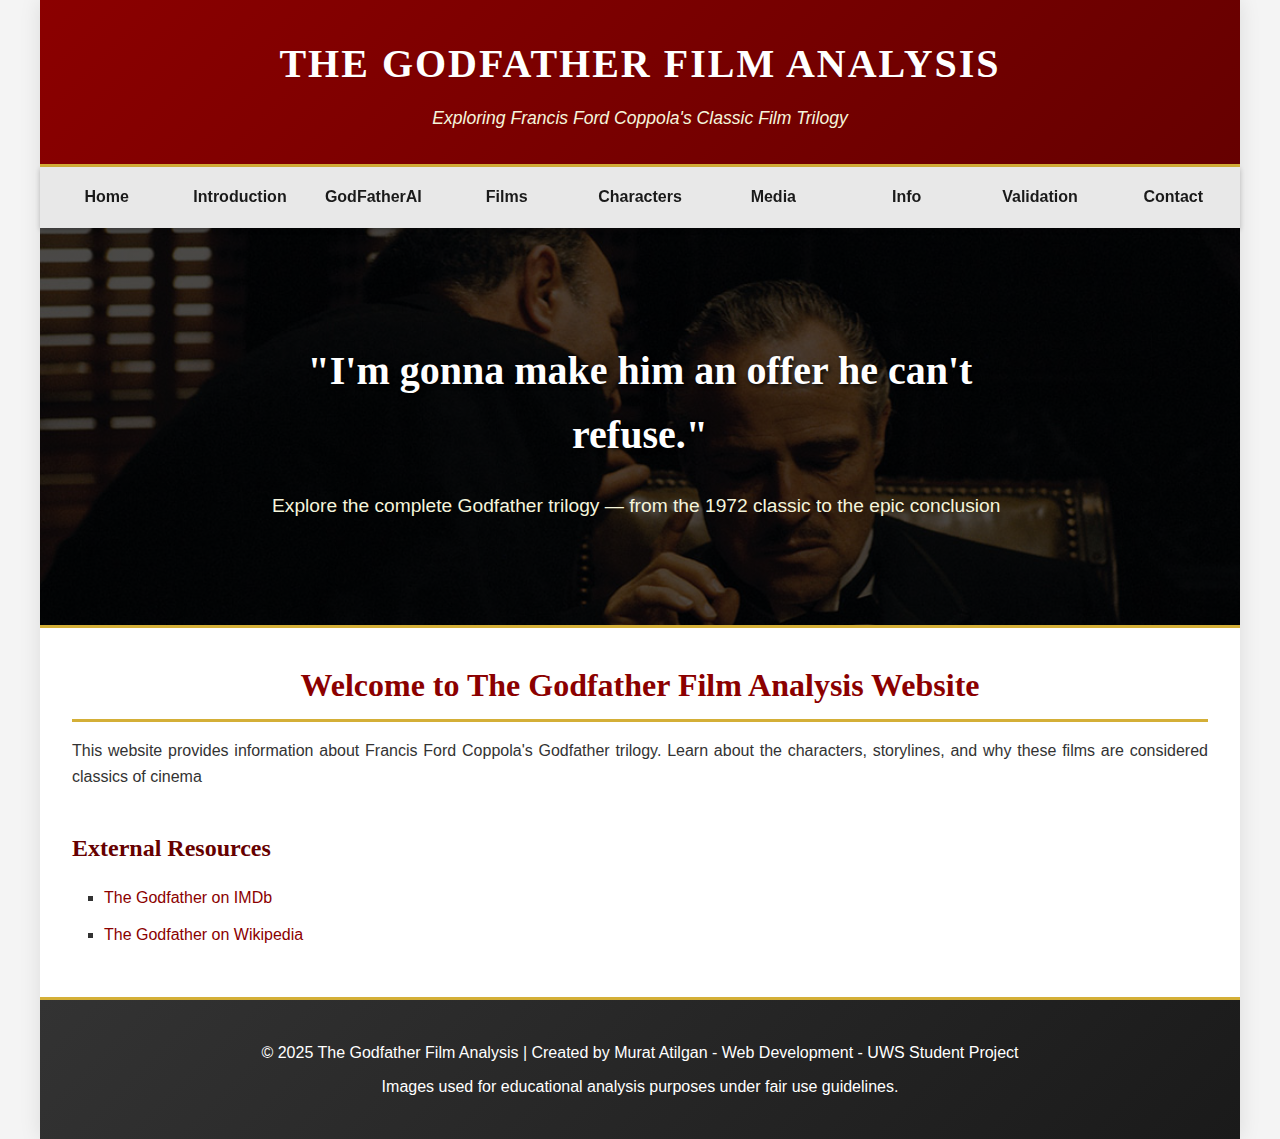
<file: index.html>
<!DOCTYPE html>
<html lang="en">
<head>
    <meta charset="UTF-8">
    <meta name="viewport" content="width=device-width, initial-scale=1.0">
    <title>The Godfather Film Analysis - Home</title>
	<link rel="stylesheet" type="text/css" href="stylesmain.css">
    <link rel="stylesheet" type="text/css" href="styleslayout.css">
    
</head>
<body>
    <div id="container">
	
        <header>
            <h1>The Godfather Film Analysis</h1>
            <p>Exploring Francis Ford Coppola's Classic Film Trilogy</p>
        </header>
        
        <nav>
            <ul>
                <li><a href="index.html">Home</a></li>
                <li><a href="introduction.html">Introduction</a></li>
                <li><a href="godfather_ai.html">GodFatherAI</a></li>
                <li><a href="films.html">Films</a></li>
                <li><a href="characters.html">Characters</a></li>
				<li><a href="media.html">Media</a></li>
				<li><a href="info.html">Info</a></li>
				<li><a href="validation.html">Validation</a></li>
				<li><a href="contact.html">Contact</a></li>
            </ul>
        </nav>
        
        <main>
		<div class="hero">
            <div class="hero-content">
                <h2>"I'm gonna make him an offer he can't refuse."</h2>
                <p>Explore the complete Godfather trilogy — from the 1972 classic to the epic conclusion</p>
            </div>
        </div>
            <section id="welcome">
                <h2>Welcome to The Godfather Film Analysis Website</h2>
                <p>This website provides information about Francis Ford Coppola's Godfather trilogy. Learn about the characters, storylines, and why these films are considered classics of cinema</p>
            </section>
            
            <section id="external-resources">
                <h3>External Resources</h3>
                <ul>
                    <li><a href="https://www.imdb.com/title/tt0068646/" target="_blank">The Godfather on IMDb</a></li>
                    <li><a href="https://en.wikipedia.org/wiki/The_Godfather" target="_blank">The Godfather on Wikipedia</a></li>
                </ul>
            </section>
        </main>
        
        <footer>
            <p>&copy; 2025 The Godfather Film Analysis | Created by Murat Atilgan - Web Development - UWS Student Project</p>
			<p>Images used for educational analysis purposes under fair use guidelines.</p>
        </footer>
    </div>
</body>
</html>
</file>
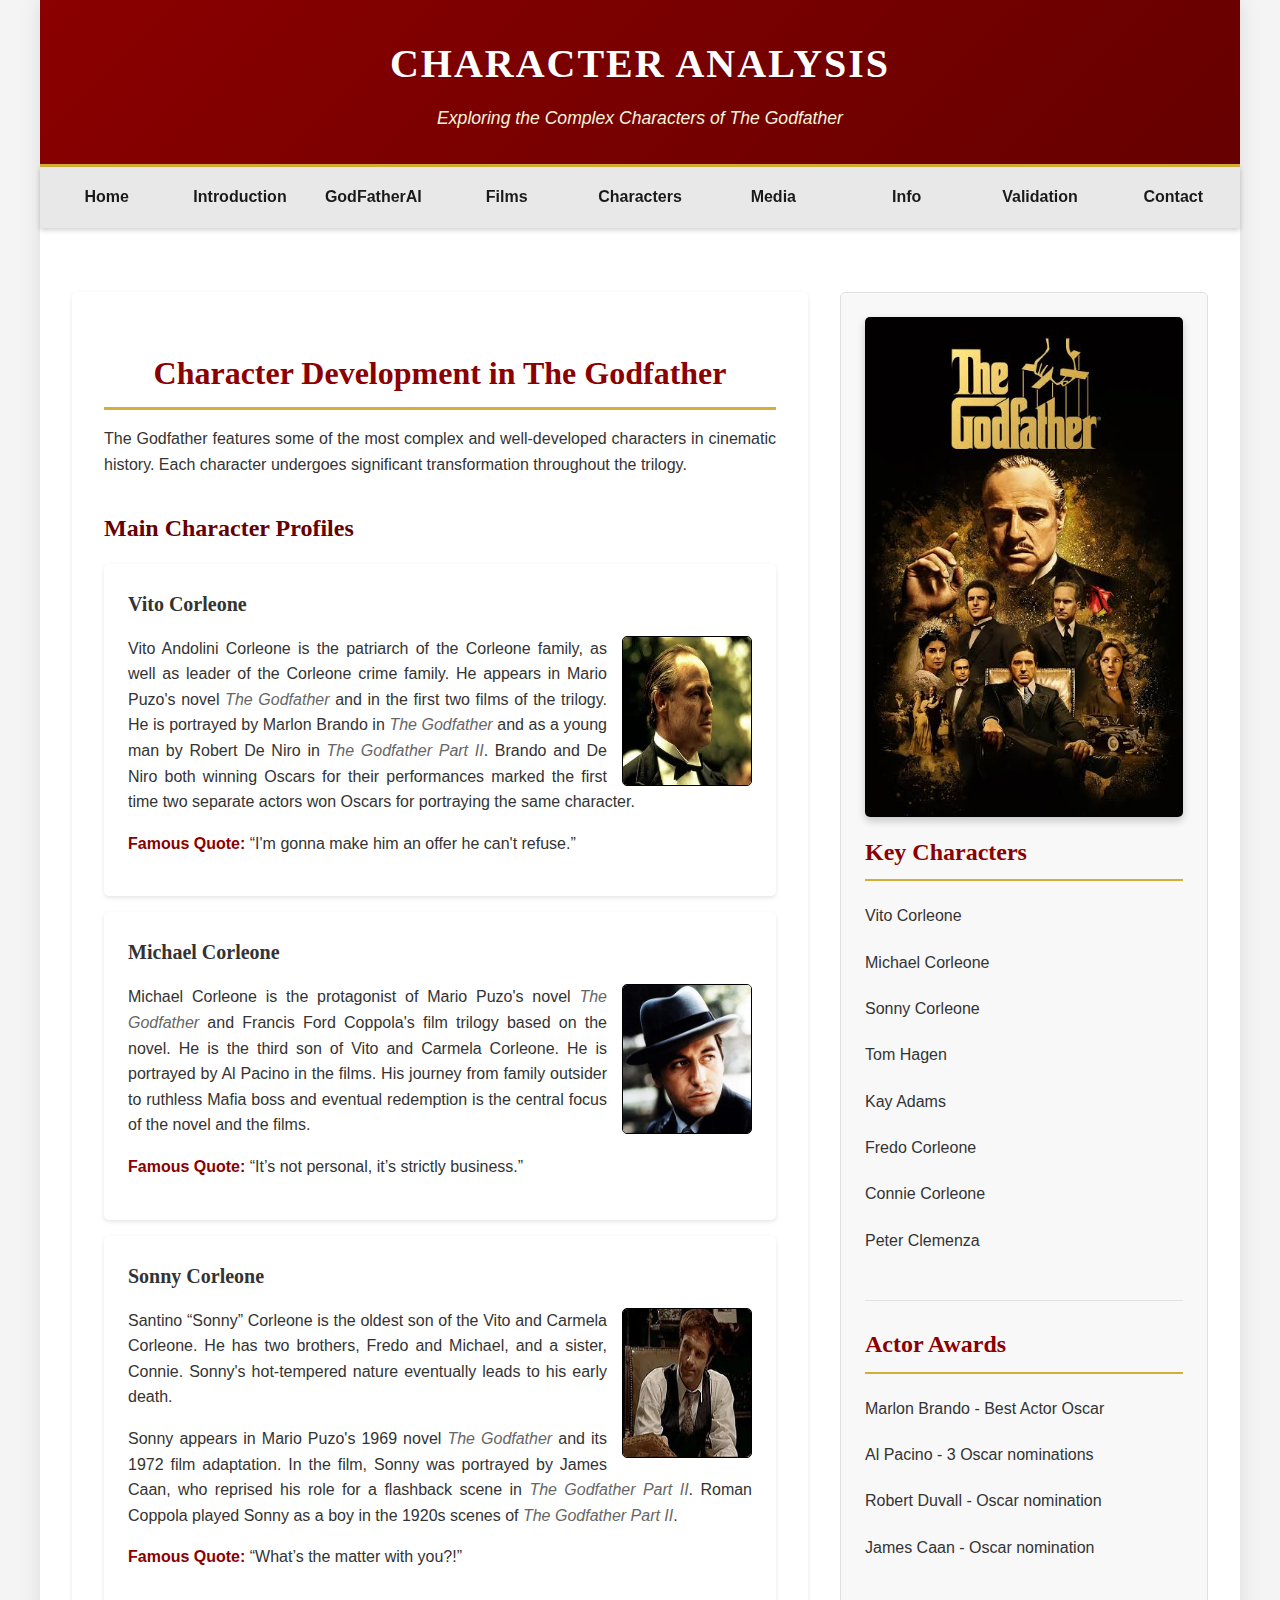
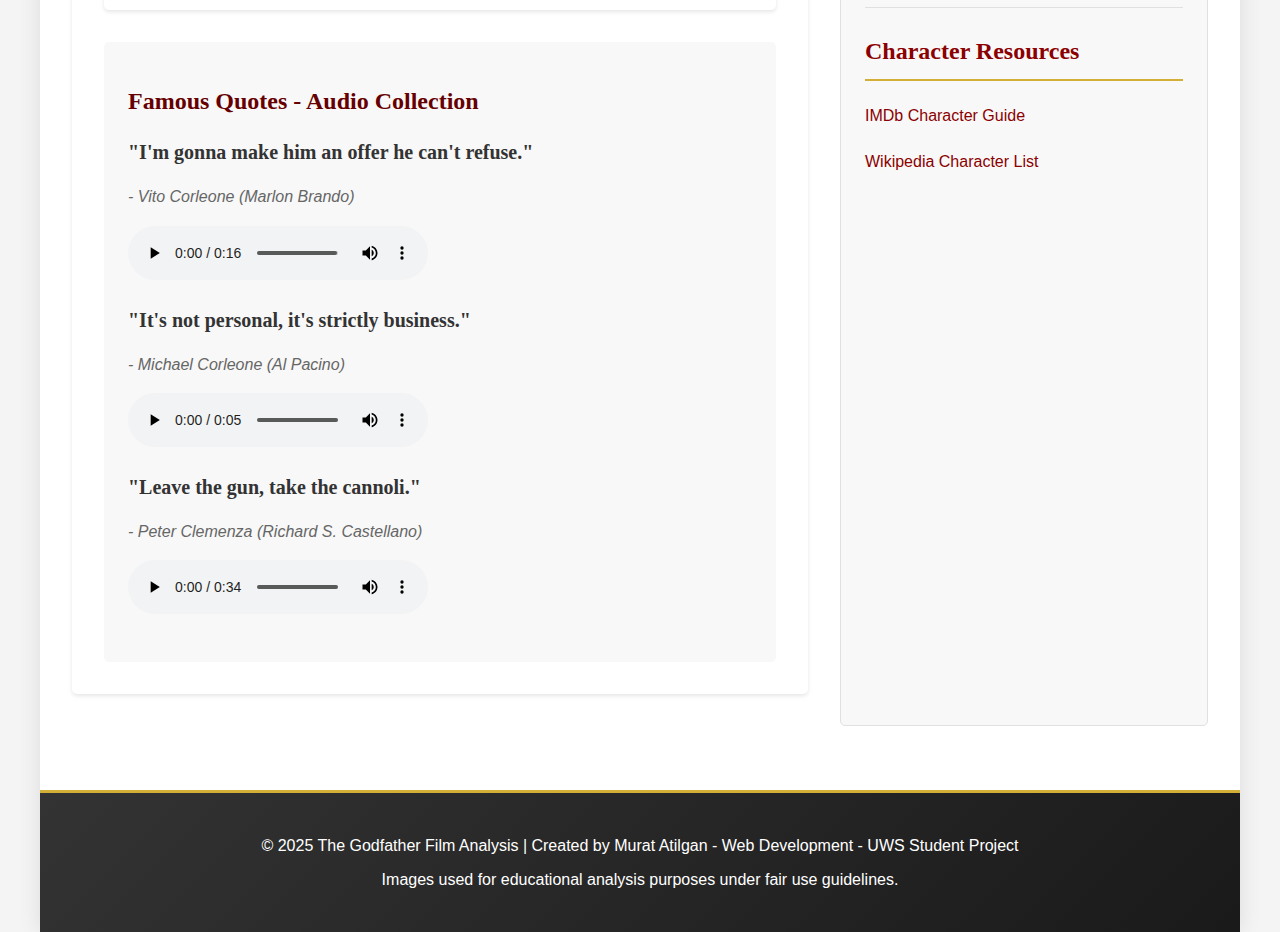
<file: characters.html>
<!DOCTYPE html>
<html lang="en">
<head>
    <meta charset="UTF-8">
    <meta name="viewport" content="width=device-width, initial-scale=1.0">
    <title>Character Analysis - The Godfather Film Analysis</title>
    <link rel="stylesheet" type="text/css" href="stylesmain.css">
    <link rel="stylesheet" type="text/css" href="styleslayout.css">
    <style >        /*type="text/css" has been removed after validation check*/
        .detail-container {
            display: grid;
            grid-template-columns: 2fr 1fr;
            gap: 2rem;
            margin: 2rem 0;
        }
		.character-item img {
            width: 130px;
            height: 150px;
            border: 1px solid #000;
            border-radius: 5px;
           float: right;
           margin-left: 15px;
}
        
        .film-poster {
            width: 100%;
            height: 500px;
            background-color: #ddd;
            background-size: cover;
            background-position: center;
            border-radius: 5px;
            margin-bottom: 1rem;
        }
        
        .sidebar {
            background-color: #f8f8f8;
            padding: 1.5rem;
            border-radius: 5px;
        }
        
        .detail-item {
            margin-bottom: 1.5rem;
            padding-bottom: 1.5rem;
            border-bottom: 1px solid #e0e0e0;
        }
        
        .detail-item:last-child {
            border-bottom: none;
            margin-bottom: 0;
            padding-bottom: 0;
        }

        /* NEW: Character list styling */
        .character-list {
            margin: 2rem 0;
        }

        .character-item {
            background: white;
            padding: 1.5rem;
            margin-bottom: 1rem;
            border-radius: 5px;
            box-shadow: 0 2px 4px rgba(0,0,0,0.1);
        }

        /* NEW: Audio player styling */
        .audio-section {
            background: #f8f8f8;
            padding: 1.5rem;
            border-radius: 5px;
            margin: 2rem 0;
        }

        .quote-audio {
            margin: 1rem 0;
        }

        @media (max-width: 768px) {
            .detail-container {
                grid-template-columns: 1fr;
            }
        }
    </style>
</head>
<body>
    <div id="container">
        <header>
            <h1>Character Analysis</h1>
            <p>Exploring the Complex Characters of The Godfather</p>
        </header>
        
        <nav>
            <ul>
                <li><a href="index.html">Home</a></li>
                <li><a href="introduction.html">Introduction</a></li>
                <li><a href="godfather_ai.html">GodFatherAI</a></li>
                <li><a href="films.html">Films</a></li>
                <li><a href="characters.html">Characters</a></li>
				<li><a href="media.html">Media</a></li>
				<li><a href="info.html">Info</a></li>
				<li><a href="validation.html">Validation</a></li>
				<li><a href="contact.html">Contact</a></li>
            </ul>
        </nav>
        
        <main>
            <div class="detail-container">
                <article id="character-analysis">
                 <!--<section id="introduction"> --> 
                        <h2>Character Development in The Godfather</h2>
                        <p>The Godfather features some of the most complex and well-developed characters in cinematic history. Each character undergoes significant transformation throughout the trilogy.</p>
                  <!--</section> has been disabled after validation check-->  

                    
                    <section class="character-list">
                        <h3>Main Character Profiles</h3>
                        
                        <div class="character-item">
    <h4>Vito Corleone</h4>
    <img src="vito_corleone.jpg" alt="Vito Corleone">

    <p>Vito Andolini Corleone is the patriarch of the Corleone family, as well as leader of the Corleone crime family. 
    He appears in Mario Puzo's novel <em>The Godfather</em> and in the first two films of the trilogy. 
    He is portrayed by Marlon Brando in <em>The Godfather</em> and as a young man by Robert De Niro in 
    <em>The Godfather Part II</em>. Brando and De Niro both winning Oscars for their performances marked the first time 
    two separate actors won Oscars for portraying the same character.</p>

    <p><strong>Famous Quote:</strong> “I'm gonna make him an offer he can't refuse.”</p>
</div>

                       <div class="character-item">
  <h4>Michael Corleone</h4>
  <img src="michael_corleone.jpg" alt="Michael Corleone">
  <p>Michael Corleone is the protagonist of Mario Puzo's novel <em>The Godfather</em> and Francis Ford Coppola's film trilogy based on the novel. 
  He is the third son of Vito and Carmela Corleone.
  He is portrayed by Al Pacino in the films. 
  His journey from family outsider to ruthless Mafia boss and eventual redemption is the central focus of the novel and the films.</p>
  <p><strong>Famous Quote:</strong> “It’s not personal, it’s strictly business.”</p>
</div>


                        <div class="character-item">
  <h4>Sonny Corleone</h4>
  <img src="sonny_corleone.jpg" alt="Sonny Corleone">
  <p>Santino “Sonny” Corleone is the oldest son of the Vito and Carmela Corleone. He has two brothers, 
  Fredo and Michael, and a sister, Connie. Sonny's hot-tempered nature eventually leads to his early death.</p>
  <p>Sonny appears in Mario Puzo's 1969 novel <em>The Godfather</em> and its 1972 film adaptation. 
  In the film, Sonny was portrayed by James Caan, who reprised his role for a flashback scene in <em>The Godfather Part II</em>. 
  Roman Coppola played Sonny as a boy in the 1920s scenes of <em>The Godfather Part II</em>.</p>
  <p><strong>Famous Quote:</strong> “What’s the matter with you?!”</p>
</div>
                    </section>

                    
                    <section class="audio-section">
                        <h3>Famous Quotes - Audio Collection</h3>
                        
                        <div class="quote-audio">
                            <h4>"I'm gonna make him an offer he can't refuse."</h4>
                            <p><em>- Vito Corleone (Marlon Brando)</em></p>
                            <audio controls>
                                <source src="audio1.mp3" type="audio/mpeg">
                                Your browser does not support the audio element.
                            </audio>
                        </div>

                        <div class="quote-audio">
                            <h4>"It's not personal, it's strictly business."</h4>
                            <p><em>- Michael Corleone (Al Pacino)</em></p>
                            <audio controls>
                                <source src="audio2.mp3" type="audio/mpeg">
                                Your browser does not support the audio element.
                            </audio>
                        </div>

                        <div class="quote-audio">
                            <h4>"Leave the gun, take the cannoli."</h4>
                            <p><em>- Peter Clemenza (Richard S. Castellano)</em></p>
                            <audio controls>
                                <source src="audio3.mp3" type="audio/mpeg">
                                Your browser does not support the audio element.
                            </audio>
                        </div>
                    </section>

                    
                    
                </article>
                
                
                <aside class="sidebar">
                    <div class="film-poster">
                        <img src="godfather_poster.jpeg" alt="The Godfather Movie Poster" style="width: 100%; height: 100%; object-fit: cover; border-radius: 5px;">
                    </div>
                    
                    <div class="detail-item">
                        <h3>Key Characters</h3>
                        <ul>
                            <li>Vito Corleone</li>
                            <li>Michael Corleone</li>
                            <li>Sonny Corleone</li>
                            <li>Tom Hagen</li>
                            <li>Kay Adams</li>
                            <li>Fredo Corleone</li>
                            <li>Connie Corleone</li>
                            <li>Peter Clemenza</li>
                        </ul>
                    </div>
                    
                    <div class="detail-item">
                        <h3>Actor Awards</h3>
                        <ul>
                            <li>Marlon Brando - Best Actor Oscar</li>
                            <li>Al Pacino - 3 Oscar nominations</li>
                            <li>Robert Duvall - Oscar nomination</li>
                            <li>James Caan - Oscar nomination</li>
                        </ul>
                    </div>
                    
                    <div class="detail-item">
                        <h3>Character Resources</h3>
                        <ul>
                            <li><a href="https://www.imdb.com/title/tt0068646/characters" target="_blank">IMDb Character Guide</a></li>
                            <li><a href="https://en.wikipedia.org/wiki/List_of_The_Godfather_characters" target="_blank">Wikipedia Character List</a></li>
                        </ul>
                    </div>
                </aside>
            </div>
        </main>
        
        <footer>
            <p>&copy; 2025 The Godfather Film Analysis | Created by Murat Atilgan - Web Development - UWS Student Project</p>
			<p>Images used for educational analysis purposes under fair use guidelines.</p>
        </footer>
    </div>
</body>
</html>
</file>
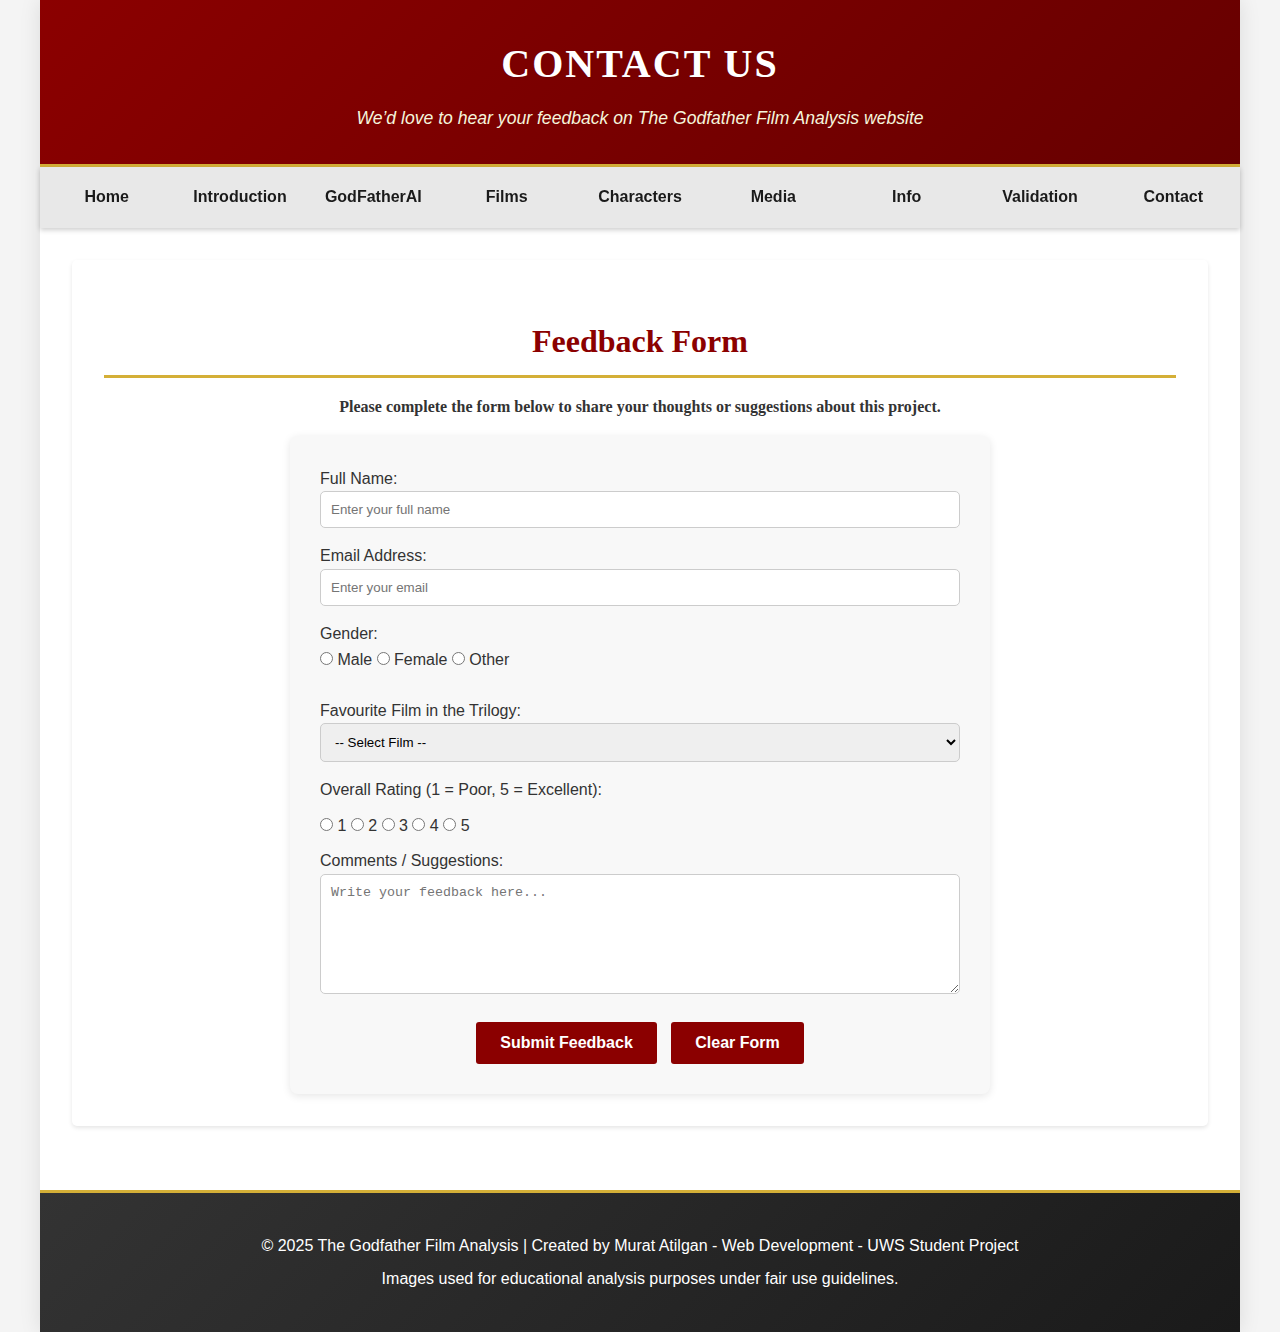
<file: contact.html>
<!DOCTYPE html>
<html lang="en">
<head>
    <meta charset="UTF-8">
    <meta name="viewport" content="width=device-width, initial-scale=1.0">
    <title>Contact - The Godfather Film Analysis</title>
    <link rel="stylesheet" type="text/css" href="stylesmain.css">
    <link rel="stylesheet" type="text/css" href="styleslayout.css">
	
	<script>
window.addEventListener('DOMContentLoaded', function() {
    alert("Welcome to our Contact Page!\n\nYour feedback is extremely valuable to us. Please take a moment to share your thoughts about The Godfather Film Analysis website.");
});
</script>
</head>
<body>
<div id="container">

    <header>
        <h1>Contact Us</h1>
        <p>We’d love to hear your feedback on The Godfather Film Analysis website</p>
    </header>

    <nav>
        <ul>
            <li><a href="index.html">Home</a></li>
            <li><a href="introduction.html">Introduction</a></li>
            <li><a href="godfather_ai.html">GodFatherAI</a></li>
            <li><a href="films.html">Films</a></li>
            <li><a href="characters.html">Characters</a></li>
            <li><a href="media.html">Media</a></li>
            <li><a href="info.html">Info</a></li>
			<li><a href="validation.html">Validation</a></li>
            <li><a href="contact.html">Contact</a></li>
            
        </ul>
    </nav>

    <main>
        <article>
            <h2>Feedback Form</h2>
            <h5>Please complete the form below to share your thoughts or suggestions about this project.</h5>

            <form id="contactForm" onsubmit="return validateForm()" style="max-width:700px; margin:0 auto; background:#f8f8f8; padding:30px; border-radius:8px; box-shadow:0 2px 8px rgba(0,0,0,0.1);">

                <label for="name">Full Name:</label><br>
                <input type="text" id="name" name="name" placeholder="Enter your full name" required style="width:100%; padding:10px; margin-bottom:15px; border:1px solid #ccc; border-radius:5px;">

                <label for="email">Email Address:</label><br>
                <input type="email" id="email" name="email" placeholder="Enter your email" required style="width:100%; padding:10px; margin-bottom:15px; border:1px solid #ccc; border-radius:5px;">

                <label>Gender:</label><br>
                <input type="radio" id="male" name="gender" value="Male"> <label for="male">Male</label>
                <input type="radio" id="female" name="gender" value="Female"> <label for="female">Female</label>
                <input type="radio" id="other" name="gender" value="Other"> <label for="other">Other</label>
                <br><br>

                <label for="film">Favourite Film in the Trilogy:</label><br>
                <select id="film" name="film" required style="width:100%; padding:10px; margin-bottom:15px; border:1px solid #ccc; border-radius:5px;">
                    <option value="">-- Select Film --</option>
                    <option value="The Godfather (1972)">The Godfather (1972)</option>
                    <option value="The Godfather Part II (1974)">The Godfather Part II (1974)</option>
                    <option value="The Godfather Part III (1990)">The Godfather Part III (1990)</option>
                </select>

                <label>Overall Rating (1 = Poor, 5 = Excellent):</label><br>
                <div style="margin:10px 0;">
                    <input type="radio" name="rating" value="1"> 1
                    <input type="radio" name="rating" value="2"> 2
                    <input type="radio" name="rating" value="3"> 3
                    <input type="radio" name="rating" value="4"> 4
                    <input type="radio" name="rating" value="5"> 5
                </div>

                <label for="comments">Comments / Suggestions:</label><br>
                <textarea id="comments" name="comments" placeholder="Write your feedback here..." required style="width:100%; padding:10px; height:120px; border:1px solid #ccc; border-radius:5px;"></textarea>

                <div style="margin-top:20px; text-align:center;">
                    <input type="submit" value="Submit Feedback" class="btn" style="margin-right:10px;">
                    <input type="reset" value="Clear Form" class="btn">
                </div>
            </form>
        </article>
    </main>

    <footer>
        <p>&copy; 2025 The Godfather Film Analysis | Created by Murat Atilgan - Web Development - UWS Student Project</p>
        <p>Images used for educational analysis purposes under fair use guidelines.</p>
    </footer>
</div>

<script>
function validateForm() {
    const name = document.getElementById('name').value.trim();
    const email = document.getElementById('email').value.trim();
    const film = document.getElementById('film').value;

    if (name === "" || email === "" || film === "") {
        alert("Please complete all required fields before submitting.");
        return false;
    } else {
        alert("Thank you, " + name + "! Your feedback has been successfully submitted.");
        return true;
    }
}
</script>

</body>
</html>
</file>
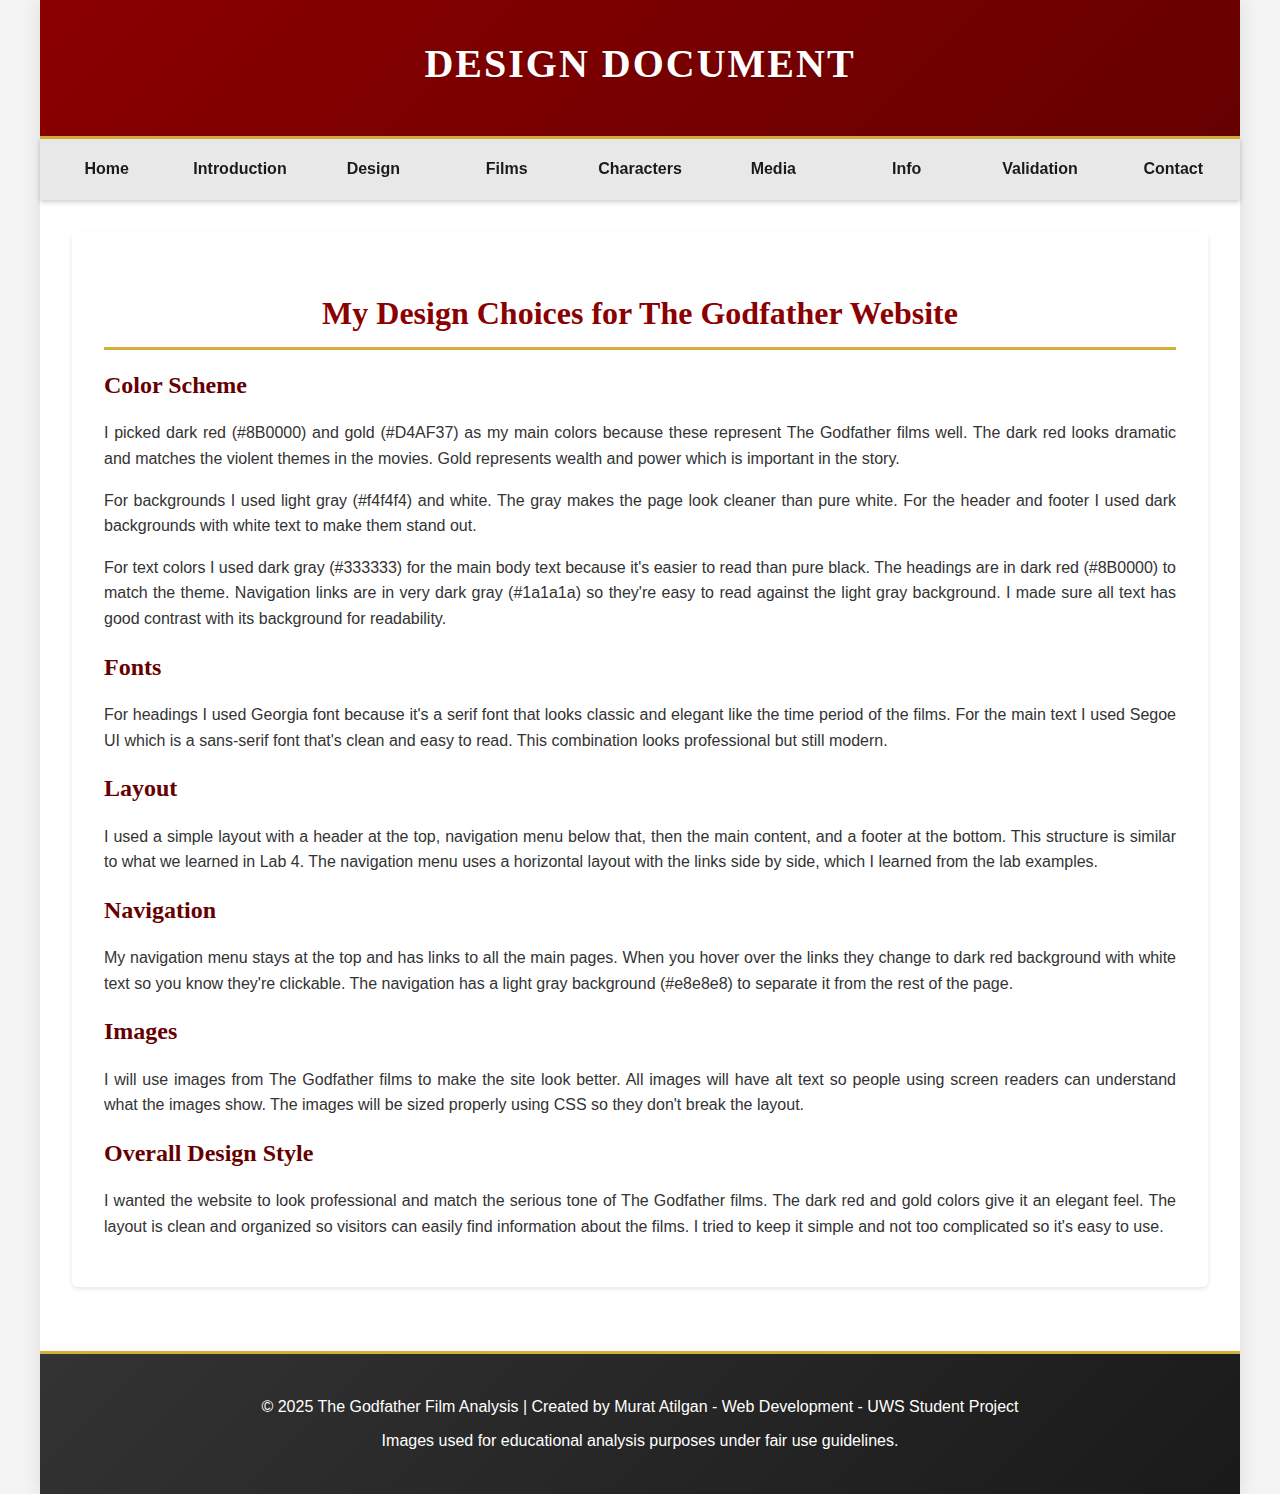
<file: design.html>
<!DOCTYPE html><html lang="en"><head>    <meta charset="UTF-8">    <meta name="viewport" content="width=device-width, initial-scale=1.0">    <title>Design-The Godfather Film Analysis</title>	<link rel="stylesheet" type="text/css" href="stylesmain.css">    <link rel="stylesheet" type="text/css" href="styleslayout.css">	    </style></head><body><div id="container">    <header>        <h1>Design Document</h1>            </header>        <nav>        <ul>            <li><a href="index.html">Home</a></li>                <li><a href="introduction.html">Introduction</a></li>                <li><a href="design.html">Design</a></li>                <li><a href="films.html">Films</a></li>                <li><a href="characters.html">Characters</a></li>				<li><a href="media.html">Media</a></li>				<li><a href="info.html">Info</a></li>				<li><a href="validation.html">Validation</a></li>				<li><a href="contact.html">Contact</a></li>        </ul>    </nav>        <main>        <article>            <h2>My Design Choices for The Godfather Website</h2>            <h3>Color Scheme</h3>            <p>I picked dark red (#8B0000) and gold (#D4AF37) as my main colors because             these represent The Godfather films well. The dark red looks dramatic and             matches the violent themes in the movies. Gold represents wealth and power             which is important in the story.</p>            <p>For backgrounds I used light gray (#f4f4f4) and white. The gray makes             the page look cleaner than pure white. For the header and footer I used              dark backgrounds with white text to make them stand out.</p>            <p>For text colors I used dark gray (#333333) for the main body text because             it's easier to read than pure black. The headings are in dark red (#8B0000)             to match the theme. Navigation links are in very dark gray (#1a1a1a) so they're             easy to read against the light gray background. I made sure all text has good             contrast with its background for readability.</p>            <h3>Fonts</h3>            <p>For headings I used Georgia font because it's a serif font that looks             classic and elegant like the time period of the films. For the main text             I used Segoe UI which is a sans-serif font that's clean and easy to read.             This combination looks professional but still modern.</p>            <h3>Layout</h3>            <p>I used a simple layout with a header at the top, navigation menu below             that, then the main content, and a footer at the bottom. This structure             is similar to what we learned in Lab 4. The navigation menu uses a             horizontal layout with the links side by side, which I learned from the             lab examples.</p>                                    <h3>Navigation</h3>            <p>My navigation menu stays at the top and has links to all the main             pages. When you hover over the links they change to dark red background             with white text so you know they're clickable. The navigation has a             light gray background (#e8e8e8) to separate it from the rest of the page.</p>            <h3>Images</h3>            <p>I will use images from The Godfather films to make the site look             better. All images will have alt text so people using screen readers             can understand what the images show. The images will be sized properly             using CSS so they don't break the layout.</p>            <h3>Overall Design Style</h3>            <p>I wanted the website to look professional and match the serious tone             of The Godfather films. The dark red and gold colors give it an elegant             feel. The layout is clean and organized so visitors can easily find             information about the films. I tried to keep it simple and not too             complicated so it's easy to use.</p>        </article>    </main>        <footer>            <p>&copy; 2025 The Godfather Film Analysis | Created by Murat Atilgan - Web Development - UWS Student Project</p>			<p>Images used for educational analysis purposes under fair use guidelines.</p>        </footer>	</div>	</body></html>
</file>
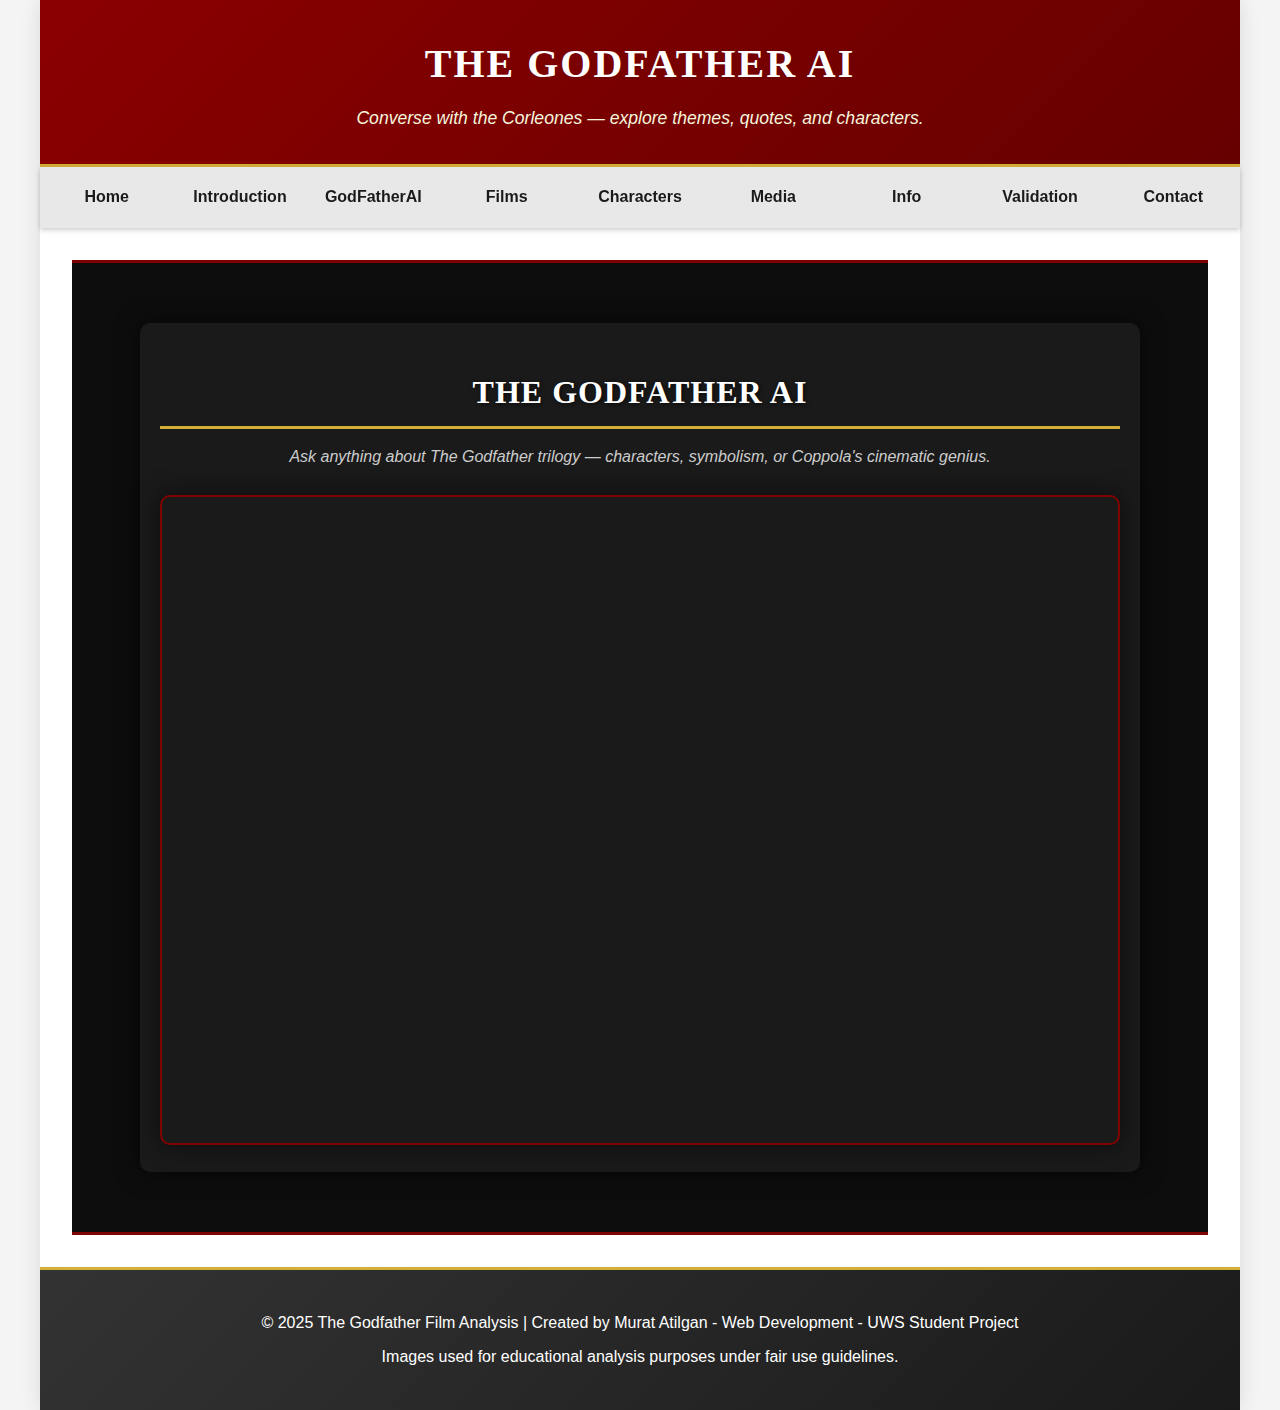
<file: godfather_ai.html>
<!DOCTYPE html>
<html lang="en">
<head>
  <meta charset="UTF-8">
  <meta name="viewport" content="width=device-width, initial-scale=1.0">
  <title>The Godfather AI - Chatbot</title>
  <link rel="stylesheet" href="stylesmain.css">
  <link rel="stylesheet" href="styleslayout.css">
  <script>
window.addEventListener('DOMContentLoaded', function() {
    alert("Please ask anything to The God Father \n\nVito Corleone would love to answer your questions");
});
</script>
  <style>  
    
    #godfather-ai {
      display: block !important;    /* OVERRIDE the display: none from styleslayout.css */
    }
  </style>
</head>

<body>
<div id="container">

  <header>
    <h1>The Godfather AI</h1>
    <p>Converse with the Corleones — explore themes, quotes, and characters.</p>
  </header>

  <nav>
    <ul>
      <li><a href="index.html">Home</a></li>
      <li><a href="introduction.html">Introduction</a></li>
      <li><a href="godfather_ai.html">GodFatherAI</a></li>
      <li><a href="films.html">Films</a></li>
      <li><a href="characters.html">Characters</a></li>
      <li><a href="media.html">Media</a></li>
      <li><a href="info.html">Info</a></li>
      <li><a href="validation.html">Validation</a></li>
      <li><a href="contact.html">Contact</a></li>
    </ul>
  </nav>

  <main>
    <section id="godfather-ai">
      <div class="ai-container">
        <h2>The Godfather AI</h2>
        <p>Ask anything about The Godfather trilogy — characters, symbolism, or Coppola's cinematic genius.</p>
        <div class="ai-frame">
          <iframe
            src="https://muratatilgan-godfather.hf.space"
            title="Godfather AI Chatbot"
            style="width: 100%; height: 650px; border: 2px solid #800000; border-radius: 10px;">
          </iframe>
        </div>
      </div>
    </section>
  </main>

  <footer>
    <p>&copy; 2025 The Godfather Film Analysis | Created by Murat Atilgan - Web Development - UWS Student Project</p>
    <p>Images used for educational analysis purposes under fair use guidelines.</p>
  </footer>

</div>
</body>
</html>
</file>
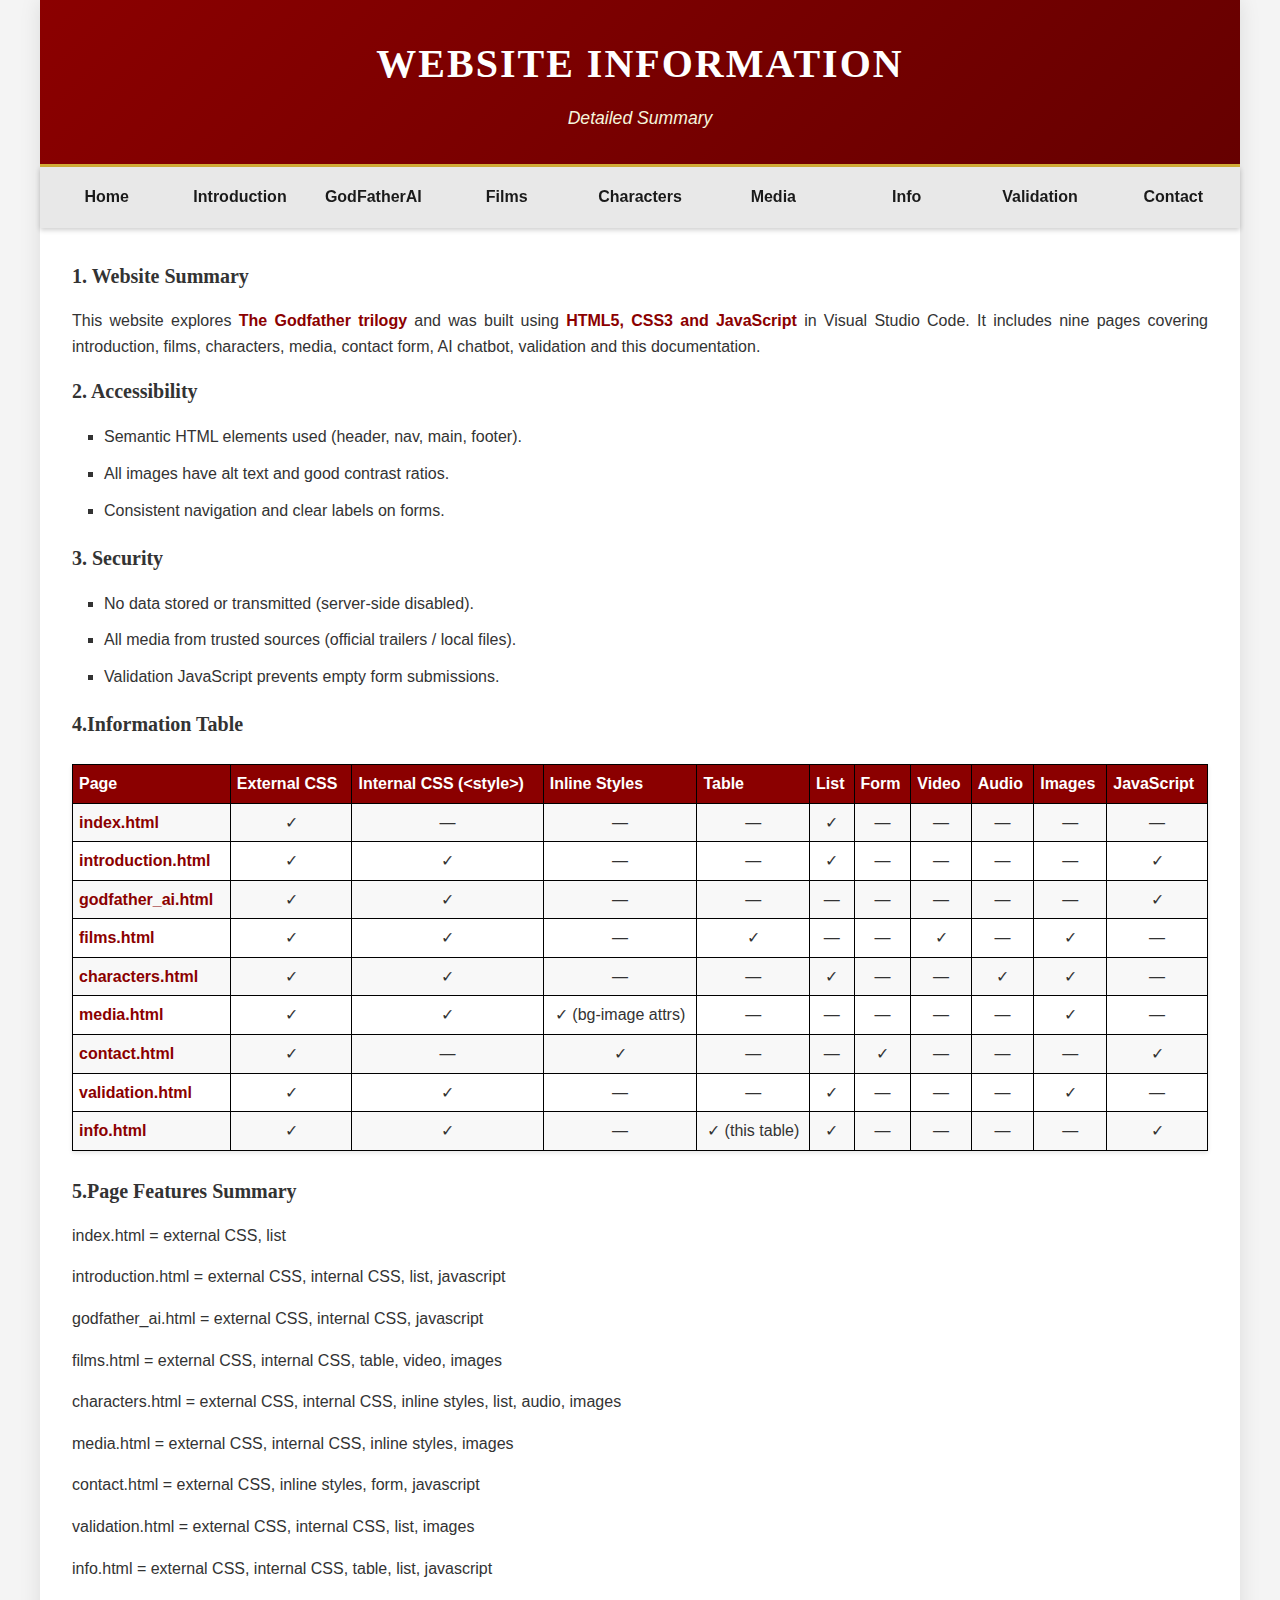
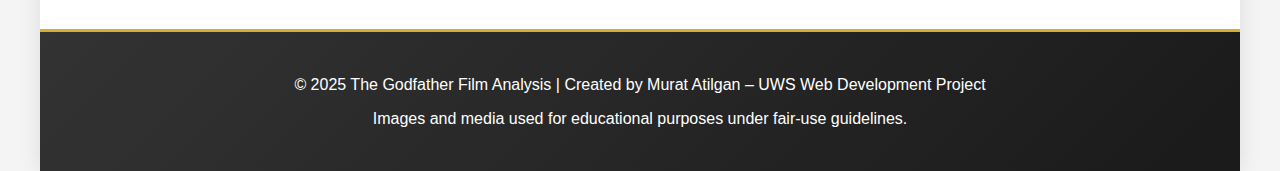
<file: info.html>
<!DOCTYPE html>
<html lang="en">
<head>
<meta charset="UTF-8">
<meta name="viewport" content="width=device-width, initial-scale=1.0">
<title>Info - The Godfather Film Analysis</title>
<link rel="stylesheet" href="stylesmain.css">
<link rel="stylesheet" href="styleslayout.css">
<style>
  table td, table th {
    padding: 6px;
    border: 1px solid black;
  }
</style>
</head>
<body>
<div id="container">

<header>
  <h1>Website Information</h1>
  <p>Detailed Summary</p>
</header>

<nav>
  <ul>
    <li><a href="index.html">Home</a></li>
    <li><a href="introduction.html">Introduction</a></li>
    <li><a href="godfather_ai.html">GodFatherAI</a></li>
    <li><a href="films.html">Films</a></li>
    <li><a href="characters.html">Characters</a></li>
    <li><a href="media.html">Media</a></li>
    <li><a href="info.html">Info</a></li>
    <li><a href="validation.html">Validation</a></li>
    <li><a href="contact.html">Contact</a></li>
  </ul>
</nav>

<main>

<h4>1. Website Summary</h4>
  <p>This website explores <strong>The Godfather trilogy</strong> and was built using
  <strong>HTML5, CSS3 and JavaScript</strong> in Visual Studio Code.  
  It includes nine pages covering introduction, films, characters, media, contact form, AI chatbot, validation and this documentation.</p>

  <h4>2. Accessibility</h4>
  <ul>
    <li>Semantic HTML elements used (header, nav, main, footer).</li>
    <li>All images have alt text and good contrast ratios.</li>
    <li>Consistent navigation and clear labels on forms.</li>
  </ul>

  <h4>3. Security</h4>
  <ul>
    <li>No data stored or transmitted (server-side disabled).</li>
    <li>All media from trusted sources (official trailers / local files).</li>
    <li>Validation JavaScript prevents empty form submissions.</li>
  </ul>
  <h4>4.Information Table</h4>
  <table style="border: 1px solid black; border-collapse:collapse; width:100%; text-align:center;">
    <tr>
      <th style="text-align:left;">Page</th>
      <th>External CSS</th>
      <th>Internal CSS (&lt;style&gt;)</th>
      <th>Inline Styles</th>
      <th>Table</th>
      <th>List</th>
      <th>Form</th>
      <th>Video</th>
      <th>Audio</th>
      <th>Images</th>
      <th>JavaScript</th>
    </tr>

    <tr>
      <td style="text-align:left;"><strong>index.html</strong></td>
      <td>✓</td><td>—</td><td>—</td><td>—</td><td>✓</td><td>—</td><td>—</td><td>—</td><td>—</td><td>—</td>
    </tr>

    <tr>
      <td style="text-align:left;"><strong>introduction.html</strong></td>
      <td>✓</td><td>✓</td><td>—</td><td>—</td><td>✓</td><td>—</td><td>—</td><td>—</td><td>—</td><td>✓</td>
    </tr>

    <tr>
      <td style="text-align:left;"><strong>godfather_ai.html</strong></td>
      <td>✓</td><td>✓</td><td>—</td><td>—</td><td>—</td><td>—</td><td>—</td><td>—</td><td>—</td><td>✓</td>
    </tr>

    <tr>
      <td style="text-align:left;"><strong>films.html</strong></td>
      <td>✓</td><td>✓</td><td>—</td><td>✓</td><td>—</td><td>—</td><td>✓</td><td>—</td><td>✓</td><td>—</td>
    </tr>

    <tr>
      <td style="text-align:left;"><strong>characters.html</strong></td>
      <td>✓</td><td>✓</td><td>—</td><td>—</td><td>✓</td><td>—</td><td>—</td><td>✓</td><td>✓</td><td>—</td>
    </tr>

    <tr>
      <td style="text-align:left;"><strong>media.html</strong></td>
      <td>✓</td><td>✓</td><td>✓ (bg-image attrs)</td><td>—</td><td>—</td><td>—</td><td>—</td><td>—</td><td>✓</td><td>—</td>
    </tr>

    <tr>
      <td style="text-align:left;"><strong>contact.html</strong></td>
      <td>✓</td><td>—</td><td>✓</td><td>—</td><td>—</td><td>✓</td><td>—</td><td>—</td><td>—</td><td>✓</td>
    </tr>

    <tr>
      <td style="text-align:left;"><strong>validation.html</strong></td>
      <td>✓</td><td>✓</td><td>—</td><td>—</td><td>✓</td><td>—</td><td>—</td><td>—</td><td>✓</td><td>—</td>
    </tr>

    <tr>
      <td style="text-align:left;"><strong>info.html</strong></td>
      <td>✓</td><td>✓</td><td>—</td><td>✓ (this table)</td><td>✓</td><td>—</td><td>—</td><td>—</td><td>—</td><td>✓</td>
    </tr>
  </table>

  <h4>5.Page Features Summary</h4>
  <script>
    // Define arrays for each page and their features
    var pageFiles = ["index.html", "introduction.html", "godfather_ai.html", "films.html", "characters.html", "media.html", "contact.html", "validation.html", "info.html"];
    
    // Features arrays for each page
    var externalCSS = [true, true, true, true, true, true, true, true, true];
    var internalCSS = [false, true, true, true, true, true, false, true, true];
    var inlineStyles = [false, false, false, false, true, true, true, false, false];
    var table = [false, false, false, true, false, false, false, false, true];
    var list = [true, true, false, false, true, false, false, true, true];
    var form = [false, false, false, false, false, false, true, false, false];
    var video = [false, false, false, true, false, false, false, false, false];
    var audio = [false, false, false, false, true, false, false, false, false];
    var images = [false, false, false, true, true, true, false, true, false];
    var javascript = [false, true, true, false, false, false, true, false, true];
    
    // Display page features 
    for (var i = 0; i < pageFiles.length; i++) {
      var features = [];
      if (externalCSS[i]) features.push("external CSS");
      if (internalCSS[i]) features.push("internal CSS");
      if (inlineStyles[i]) features.push("inline styles");
      if (table[i]) features.push("table");
      if (list[i]) features.push("list");
      if (form[i]) features.push("form");
      if (video[i]) features.push("video");
      if (audio[i]) features.push("audio");
      if (images[i]) features.push("images");
      if (javascript[i]) features.push("javascript");
      
      document.write("<p>" + pageFiles[i] + " = " + features.join(", ") + "</p>");
    }
  </script>
</main>

<footer>
  <p>&copy; 2025 The Godfather Film Analysis | Created by Murat Atilgan – UWS Web Development Project</p>
  <p>Images and media used for educational purposes under fair-use guidelines.</p>
</footer>

</div>
</body>
</html>
</file>
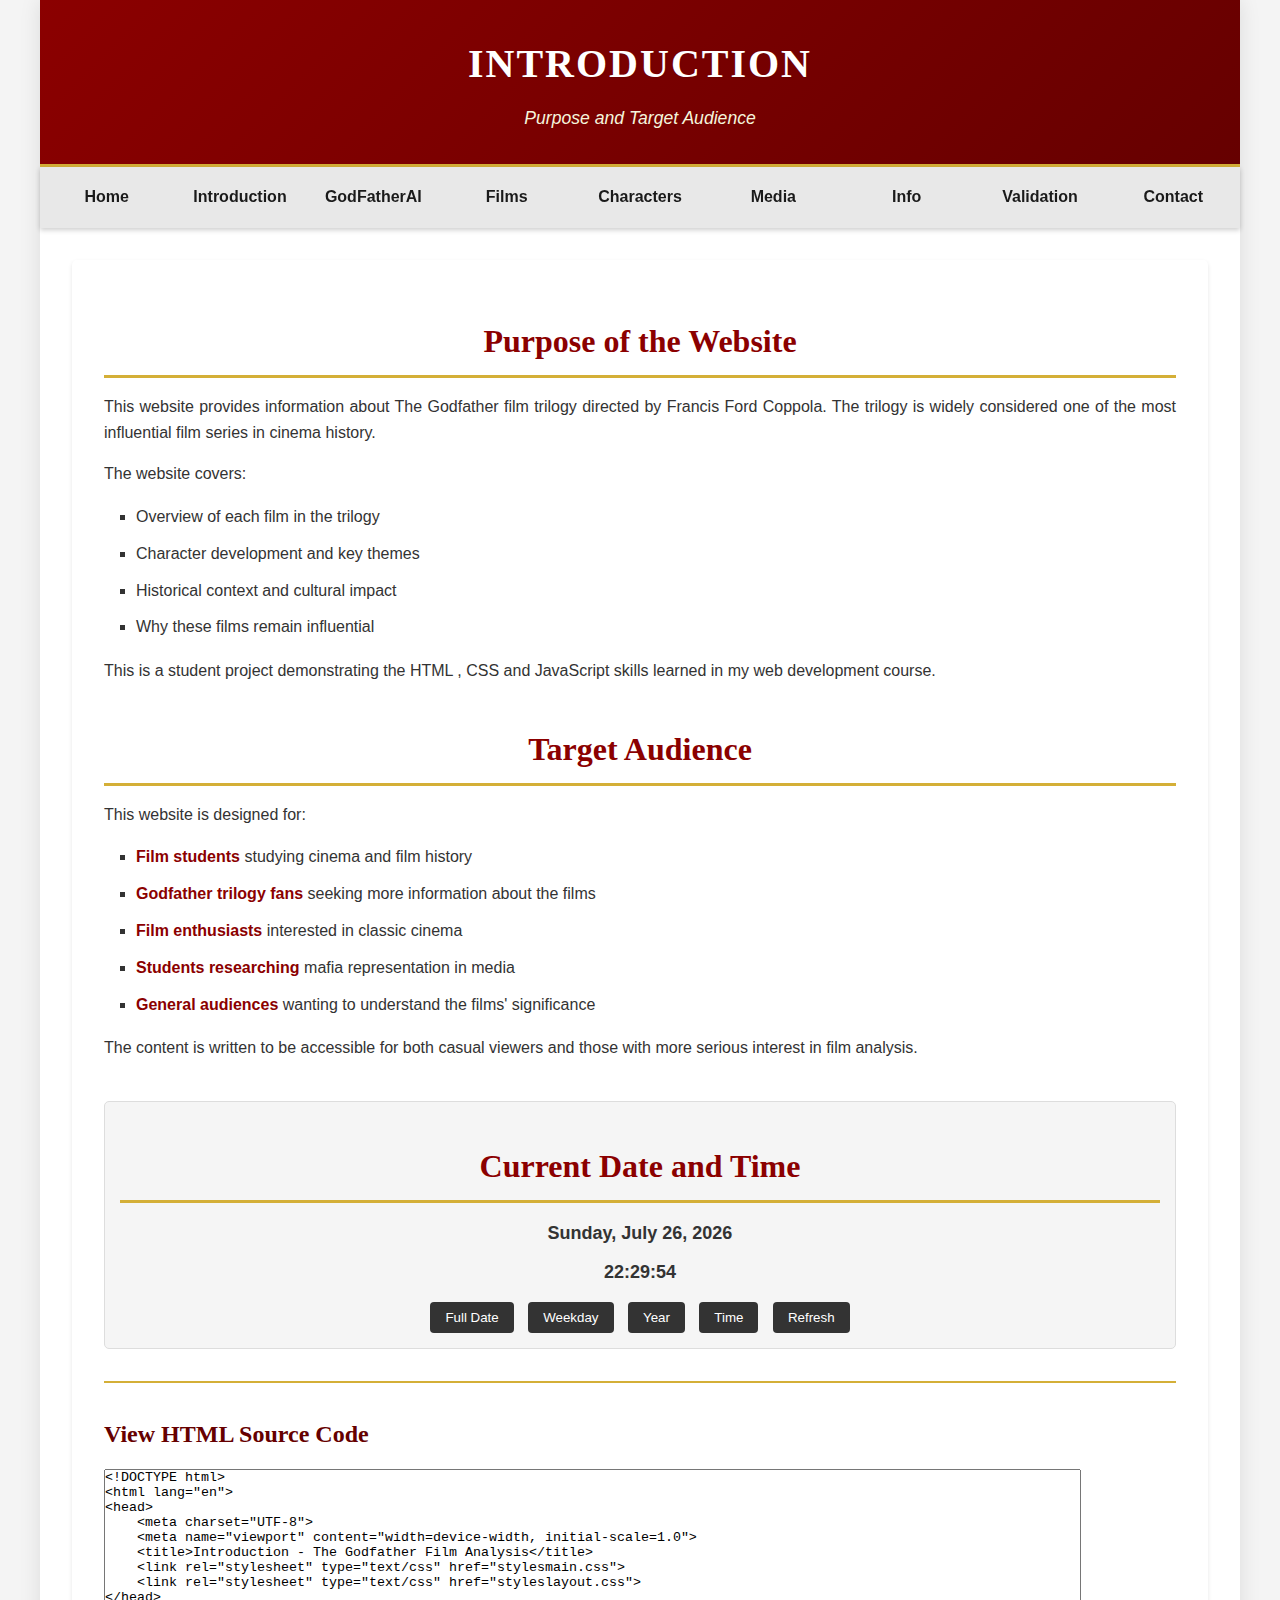
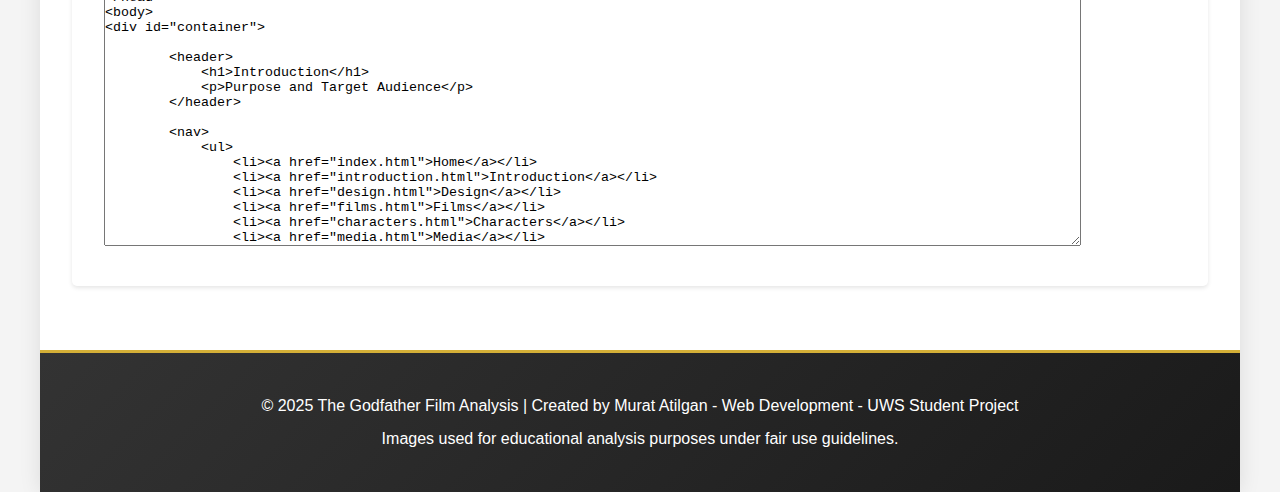
<file: introduction.html>
<!DOCTYPE html>
<html lang="en">
<head>
    <meta charset="UTF-8">
    <meta name="viewport" content="width=device-width, initial-scale=1.0">
    <title>Introduction - The Godfather Film Analysis</title>
    <link rel="stylesheet" type="text/css" href="stylesmain.css">
    <link rel="stylesheet" type="text/css" href="styleslayout.css">
    <style>
        .date-time-container {
            background-color: #f5f5f5;
            border: 1px solid #ddd;
            padding: 15px;
            margin: 20px 0;
            border-radius: 5px;
            text-align: center;
        }
        .date-time-display {
            font-size: 18px;
            margin: 10px 0;
            font-weight: bold;
        }
        .date-time-buttons {
            margin-top: 15px;
        }
        .date-time-buttons button {
            margin: 0 5px;
            padding: 8px 15px;
            background-color: #333;
            color: white;
            border: none;
            border-radius: 4px;
            cursor: pointer;
        }
        .date-time-buttons button:hover {
            background-color: #555;
        }
    </style>
</head>
<body>
<div id="container">
    <header>
        <h1>Introduction</h1>
        <p>Purpose and Target Audience</p>
    </header>
    
    <nav>
        <ul>
            <li><a href="index.html">Home</a></li>
            <li><a href="introduction.html">Introduction</a></li>
            <li><a href="godfather_ai.html">GodFatherAI</a></li>
            <li><a href="films.html">Films</a></li>
            <li><a href="characters.html">Characters</a></li>
            <li><a href="media.html">Media</a></li>
            <li><a href="info.html">Info</a></li>
            <li><a href="validation.html">Validation</a></li>
            <li><a href="contact.html">Contact</a></li>
        </ul>
    </nav>
    
    <main>
        <article>
            <section id="purpose">
                <h2>Purpose of the Website</h2>
                <p>This website provides information about The Godfather film trilogy 
                directed by Francis Ford Coppola. The trilogy is widely considered one 
                of the most influential film series in cinema history.</p>
                
                <p>The website covers:</p>
                <ul>
                    <li>Overview of each film in the trilogy</li>
                    <li>Character development and key themes</li>
                    <li>Historical context and cultural impact</li>
                    <li>Why these films remain influential</li>
                </ul>
                
                <p>This is a student project demonstrating the HTML , CSS and JavaScript  skills 
                learned in my web development course.</p>
            </section>
            
            <section id="audience">
                <h2>Target Audience</h2>
                <p>This website is designed for:</p>
                <ul>
                    <li><strong>Film students</strong> studying cinema and film history</li>
                    <li><strong>Godfather trilogy fans</strong> seeking more information about the films</li>
                    <li><strong>Film enthusiasts</strong> interested in classic cinema</li>
                    <li><strong>Students researching</strong> mafia representation in media</li>
                    <li><strong>General audiences</strong> wanting to understand the films' significance</li>
                </ul>
                
                <p>The content is written to be accessible for both casual viewers and 
                those with more serious interest in film analysis.</p>
            </section>
            
            <!-- Date and Time Section -->
            <section id="date-time" class="date-time-container">
                <h2>Current Date and Time</h2>
                <div id="date-display" class="date-time-display">Loading date...</div>
                <div id="time-display" class="date-time-display">Loading time...</div>
                <div class="date-time-buttons">
                    <button onclick="showFullDate()">Full Date</button>
                    <button onclick="showWeekday()">Weekday</button>
                    <button onclick="showYear()">Year</button>
                    <button onclick="showTime()">Time</button>
                    <button onclick="updateDateTime()">Refresh</button>
                </div>
            </section>
            
            <hr>
            
            <h3>View HTML Source Code</h3>
            <textarea rows="25" cols="120">
<!DOCTYPE html>
<html lang="en">
<head>
    <meta charset="UTF-8">
    <meta name="viewport" content="width=device-width, initial-scale=1.0">
    <title>Introduction - The Godfather Film Analysis</title>
    <link rel="stylesheet" type="text/css" href="stylesmain.css">
    <link rel="stylesheet" type="text/css" href="styleslayout.css">
</head>
<body>
<div id="container">
    
        <header>
            <h1>Introduction</h1>
            <p>Purpose and Target Audience</p>
        </header>
        
        <nav>
            <ul>
                <li><a href="index.html">Home</a></li>
                <li><a href="introduction.html">Introduction</a></li>
                <li><a href="design.html">Design</a></li>
                <li><a href="films.html">Films</a></li>
                <li><a href="characters.html">Characters</a></li>
                <li><a href="media.html">Media</a></li>
                <li><a href="info.html">Info</a></li>
                <li><a href="screendump.html">Screenshots</a></li>
                <li><a href="contact.html">Contact</a></li>
            </ul>
        </nav>
        
        <main>
            <article>
            
                <section id="purpose">
                    <h2>Purpose of the Website</h2>
                    <p>This website provides information about The Godfather film trilogy 
                    directed by Francis Ford Coppola. The trilogy is widely considered one 
                    of the most influential film series in cinema history.</p>
                    
                    <p>The website covers:</p>
                    <ul>
                        <li>Overview of each film in the trilogy</li>
                        <li>Character development and key themes</li>
                        <li>Historical context and cultural impact</li>
                        <li>Why these films remain influential</li>
                    </ul>
                    
                    <p>This is a student project demonstrating the HTML , CSS and JavaScript  skills 
                    learned in my web development course.</p>
                </section>
                
                <section id="audience">
                    <h2>Target Audience</h2>
                    <p>This website is designed for:</p>
                    <ul>
                        <li><strong>Film students</strong> studying cinema and film history</li>
                        <li><strong>Godfather trilogy fans</strong> seeking more information about the films</li>
                        <li><strong>Film enthusiasts</strong> interested in classic cinema</li>
                        <li><strong>Students researching</strong> mafia representation in media</li>
                        <li><strong>General audiences</strong> wanting to understand the films' significance</li>
                    </ul>
                    
                    <p>The content is written to be accessible for both casual viewers and 
                    those with more serious interest in film analysis.</p>
                </section>
                    
            </article>
        </main>
        
        <footer>
            <p>&copy; 2025 The Godfather Film Analysis | Created by Murat Atilgan - Web Development - UWS Student Project</p>
            <p>Images used for educational analysis purposes under fair use guidelines.</p>
        </footer>
        </div>
    
</body>
</html>
              </textarea>
          
        </article>
    </main>
    
    <footer>
        <p>&copy; 2025 The Godfather Film Analysis | Created by Murat Atilgan - Web Development - UWS Student Project</p>
        <p>Images used for educational analysis purposes under fair use guidelines.</p>
    </footer>
</div>

<script>
    // Array for weekdays as shown in study notes
    var weekdays = ["Sunday", "Monday", "Tuesday", "Wednesday", "Thursday", "Friday", "Saturday"];
    var months = ["January", "February", "March", "April", "May", "June", "July", "August", "September", "October", "November", "December"];
    
    // Display current date and time when page loads
    window.onload = function() {
        updateDateTime();
    }
    
    // Update both date and time displays
    function updateDateTime() {
        var d = new Date();
        
        // Format date as Day, Month DD, YYYY
        var dateStr = weekdays[d.getDay()] + ", " + months[d.getMonth()] + " " + d.getDate() + ", " + d.getFullYear();
        document.getElementById("date-display").innerHTML = dateStr;
        
        // Format time as HH:MM:SS
        var hours = d.getHours();
        var minutes = d.getMinutes();
        var seconds = d.getSeconds();
        
        // Add leading zeros if needed
        if (hours < 10) hours = "0" + hours;
        if (minutes < 10) minutes = "0" + minutes;
        if (seconds < 10) seconds = "0" + seconds;
        
        var timeStr = hours + ":" + minutes + ":" + seconds;
        document.getElementById("time-display").innerHTML = timeStr;
    }
    
    // Show full date
    function showFullDate() {
        var d = new Date();
        var dateStr = weekdays[d.getDay()] + ", " + months[d.getMonth()] + " " + d.getDate() + ", " + d.getFullYear();
        document.getElementById("date-display").innerHTML = dateStr;
    }
    
    // Show weekday only
    function showWeekday() {
        var d = new Date();
        document.getElementById("date-display").innerHTML = "Today is: " + weekdays[d.getDay()];
    }
    
    // Show year only
    function showYear() {
        var d = new Date();
        document.getElementById("date-display").innerHTML = "Current Year: " + d.getFullYear();
    }
    
    // Show time only
    function showTime() {
        var d = new Date();
        var hours = d.getHours();
        var minutes = d.getMinutes();
        var seconds = d.getSeconds();
        
        // Add leading zeros if needed
        if (hours < 10) hours = "0" + hours;
        if (minutes < 10) minutes = "0" + minutes;
        if (seconds < 10) seconds = "0" + seconds;
        
        document.getElementById("time-display").innerHTML = "Current Time: " + hours + ":" + minutes + ":" + seconds;
    }
    
    // Update time every second
    setInterval(function() {
        var d = new Date();
        var hours = d.getHours();
        var minutes = d.getMinutes();
        var seconds = d.getSeconds();
        
        // Add leading zeros if needed
        if (hours < 10) hours = "0" + hours;
        if (minutes < 10) minutes = "0" + minutes;
        if (seconds < 10) seconds = "0" + seconds;
        
        document.getElementById("time-display").innerHTML = hours + ":" + minutes + ":" + seconds;
    }, 1000);
</script>

</body>
</html>
</file>
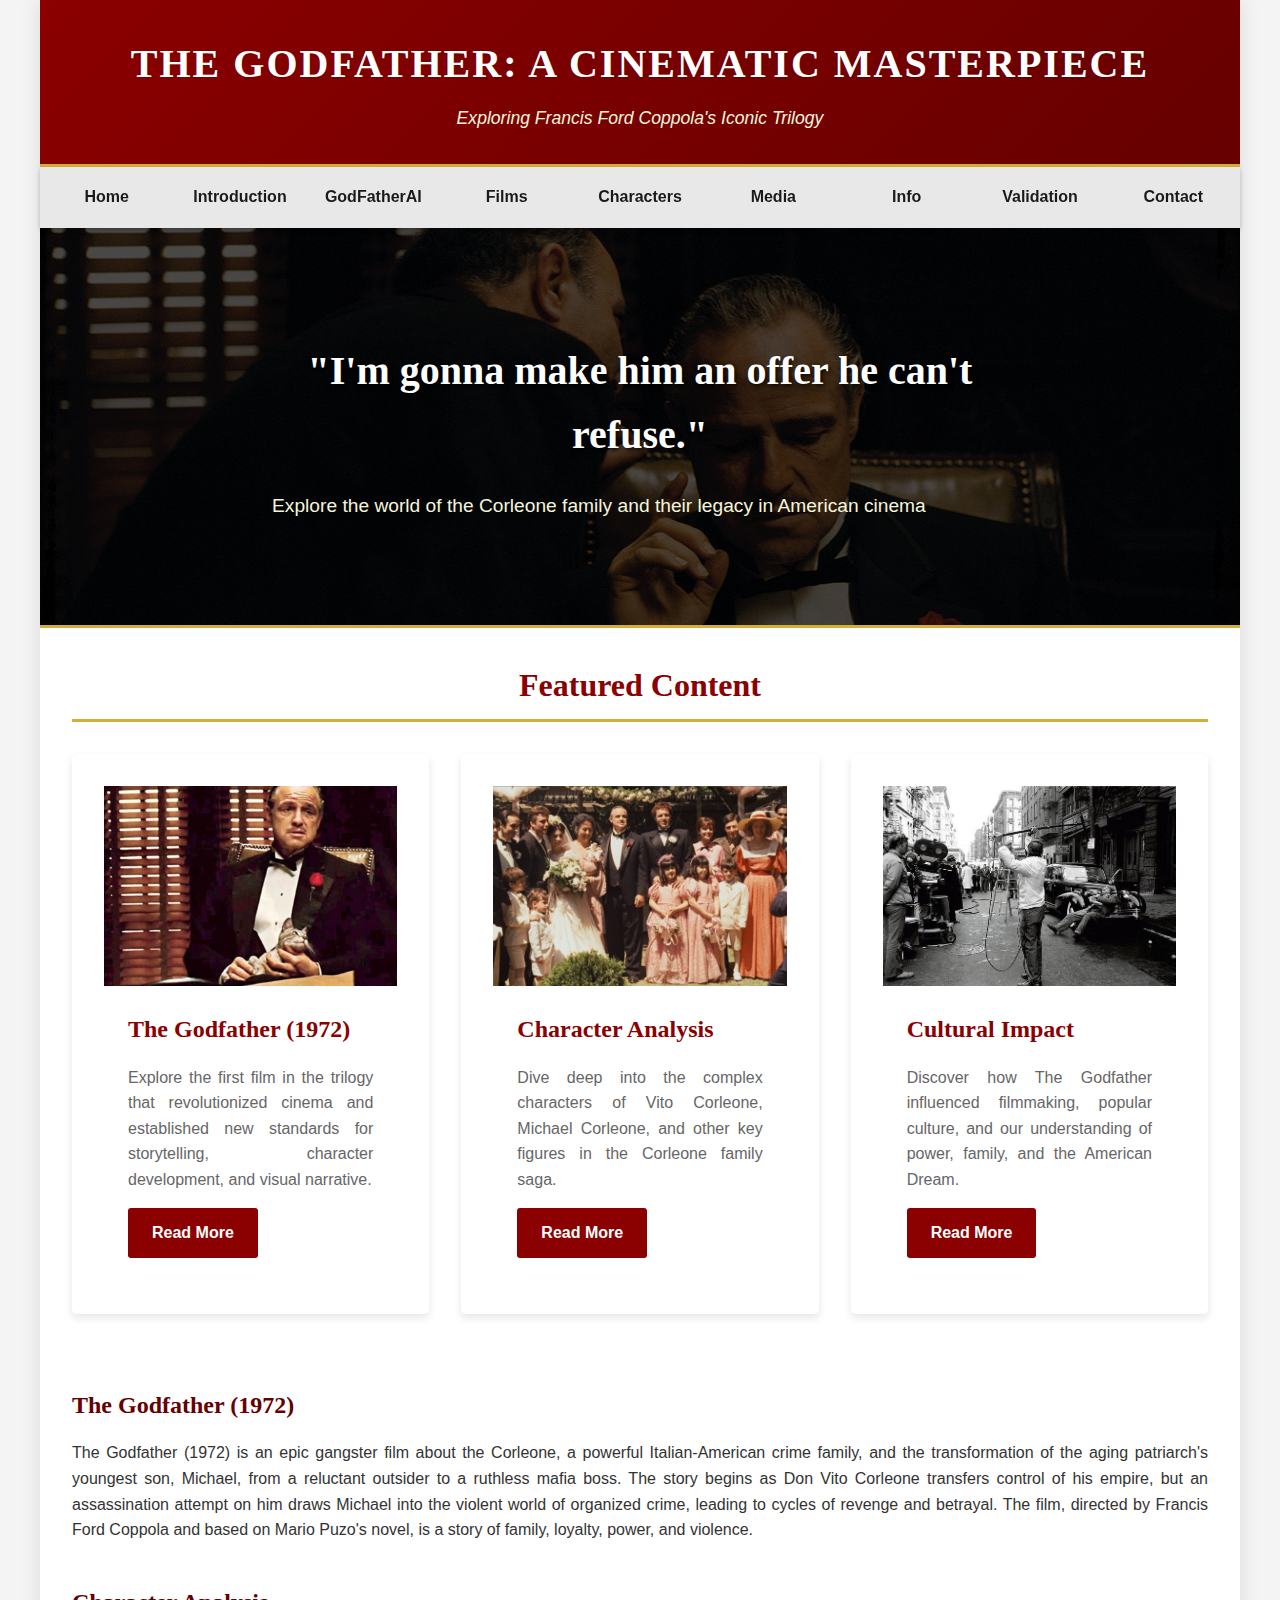
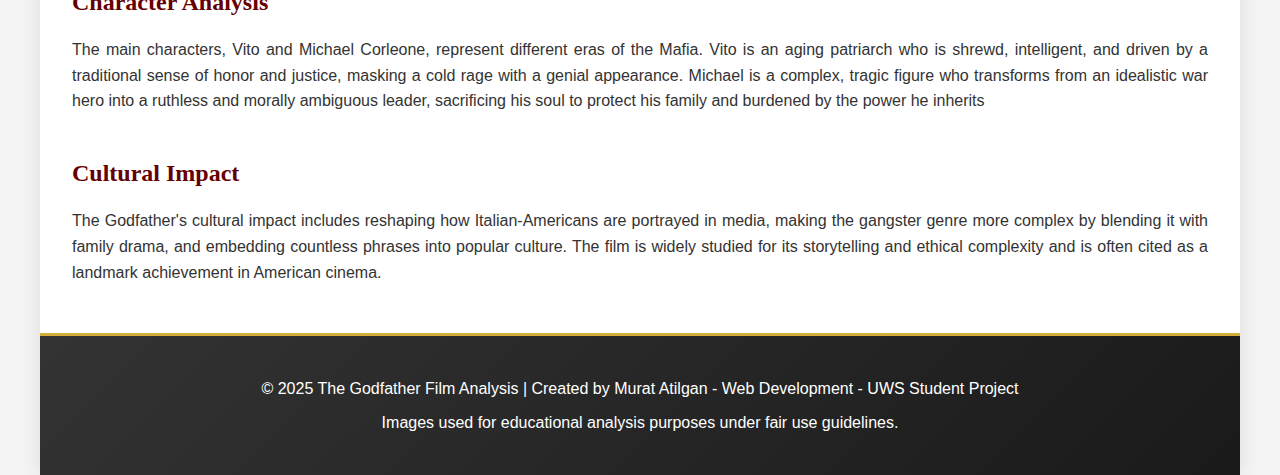
<file: media.html>
<!DOCTYPE html>
<html lang="en">
<head>
    <meta charset="UTF-8">
    <meta name="viewport" content="width=device-width, initial-scale=1.0">
    <title>Home Page Sample - The Godfather Film Analysis</title>
    <link rel="stylesheet" type="text/css" href="stylesmain.css">
    <link rel="stylesheet" type="text/css" href="styleslayout.css">
    <style >
        .hero {
            background: linear-gradient(rgba(0,0,0,0.7), rgba(0,0,0,0.7)), url('godfather_hero.jpg');
            background-size: cover;
            background-position: center;
            height: 400px;
            display: flex;
            align-items: center;
            justify-content: center;
            color: white;
            text-align: center;
            margin-bottom: 2rem;
        }
        
        .hero-content {
            max-width: 800px;
            padding: 2rem;
        }
        
        .featured-content {
            display: grid;
            grid-template-columns: repeat(auto-fit, minmax(300px, 1fr));
            gap: 2rem;
            margin: 2rem 0;
        }
        
        .content-card {
            background-color: white;
            border-radius: 5px;
            overflow: hidden;
            box-shadow: 0 4px 8px rgba(0,0,0,0.1);
            transition: transform 0.3s ease;
        }
        
        .content-card:hover {
            transform: translateY(-5px);
        }
        
        .card-image img {
            width: 100%;
            height: 100%;
            object-fit: cover;
			display:block;
        }
        
        .card-content {
            padding: 1.5rem;
        }
        
        .footer-content {
            display: grid;
            grid-template-columns: repeat(auto-fit, minmax(200px, 1fr));
            gap: 2rem;
            margin-bottom: 1rem;
        }
    </style>
</head>
<body>
    <div id="container">
        <header>
            <h1>The Godfather: A Cinematic Masterpiece</h1>
            <p>Exploring Francis Ford Coppola's Iconic Trilogy</p>
        </header>
        
        <nav>
            <ul>
                <li><a href="index.html">Home</a></li>
                <li><a href="introduction.html">Introduction</a></li>
                <li><a href="godfather_ai.html">GodFatherAI</a></li>
                <li><a href="films.html">Films</a></li>
                <li><a href="characters.html">Characters</a></li>
				<li><a href="media.html">Media</a></li>
				<li><a href="info.html">Info</a></li>
				<li><a href="validation.html">Validation</a></li>
				<li><a href="contact.html">Contact</a></li>
            </ul>
        </nav>
        
        
        
        <main>
		
        <div class="hero">
            <div class="hero-content">
                <h2>"I'm gonna make him an offer he can't refuse."</h2>
                <p>Explore the world of the Corleone family and their legacy in American cinema</p>
            </div>
        </div>
            <section id="featured">
                <h2>Featured Content</h2>
                <div class="featured-content">
                    <article class="content-card">
                        <div class="card-image" style="background-image: url('film1.jpg');"></div>
                        <div class="card-content">
                            <h3>The Godfather (1972)</h3>
                            <p>Explore the first film in the trilogy that revolutionized cinema and established new standards for storytelling, character development, and visual narrative.</p>
                            <a href="#The-Godfather-(1972)" class="btn">Read More</a> <!--gaps fixed--> 
                        </div>
                    </article>
                    
                    <article class="content-card">
                        <div class="card-image" style="background-image: url('Characters.jpg');"></div>
                        <div class="card-content">
                            <h3>Character Analysis</h3>
                            <p>Dive deep into the complex characters of Vito Corleone, Michael Corleone, and other key figures in the Corleone family saga.</p>
                            <a href="#Character-Analysis" class="btn">Read More</a> <!--gaps fixed--> 
                        </div>
                    </article>
                    
                    <article class="content-card">
                        <div class="card-image" style="background-image: url('legacy.jpg');"></div>
                        <div class="card-content">
                            <h3>Cultural Impact</h3>
                            <p>Discover how The Godfather influenced filmmaking, popular culture, and our understanding of power, family, and the American Dream.</p>
                            <a href="#Cultural-Impact" class="btn">Read More</a> <!--gaps fixed--> 
                        </div>
                    </article>
                </div>
            </section>
        <!--gaps fixed-->     <section id="The-Godfather-(1972)"><h3>The Godfather (1972)</h3><p>The Godfather (1972) is an epic gangster film about the Corleone, a powerful 
			Italian-American crime family, and the transformation of the aging patriarch's youngest son, Michael, from a reluctant outsider to a ruthless mafia boss. 
			The story begins as Don Vito Corleone transfers control of his empire, but an assassination attempt on him draws Michael into the violent world of organized crime, leading to cycles of revenge and betrayal. 
			The film, directed by Francis Ford Coppola and based on Mario Puzo's novel, is a story of family, loyalty, power, and violence.</p></section>
   <!--gaps fixed-->         <section id="Character-Analysis"><h3>Character Analysis</h3><p>The main characters, Vito and Michael Corleone, represent different eras of the Mafia. Vito is an aging 
			patriarch who is shrewd, intelligent, and driven by a traditional sense of honor and justice, masking a cold rage with a genial appearance. Michael is a complex, tragic figure 
			who transforms from an idealistic war hero into a ruthless and morally ambiguous leader, sacrificing his soul to protect his family and burdened by the power he inherits</p></section>
      <!--gaps fixed-->       <section id="Cultural-Impact"><h3>Cultural Impact</h3><p>The Godfather's cultural impact includes reshaping how 
			Italian-Americans are portrayed in media, making the gangster genre more complex by blending it with family drama, and embedding countless phrases into popular culture. 
			The film is widely studied for its storytelling and ethical complexity and is often cited as a landmark achievement in American cinema.</p></section>
            
        </main>
        
        
            <footer>
            <p>&copy; 2025 The Godfather Film Analysis | Created by Murat Atilgan - Web Development - UWS Student Project</p>
			<p>Images used for educational analysis purposes under fair use guidelines.</p>
        </footer>
        
    </div>
</body>
</html>
</file>
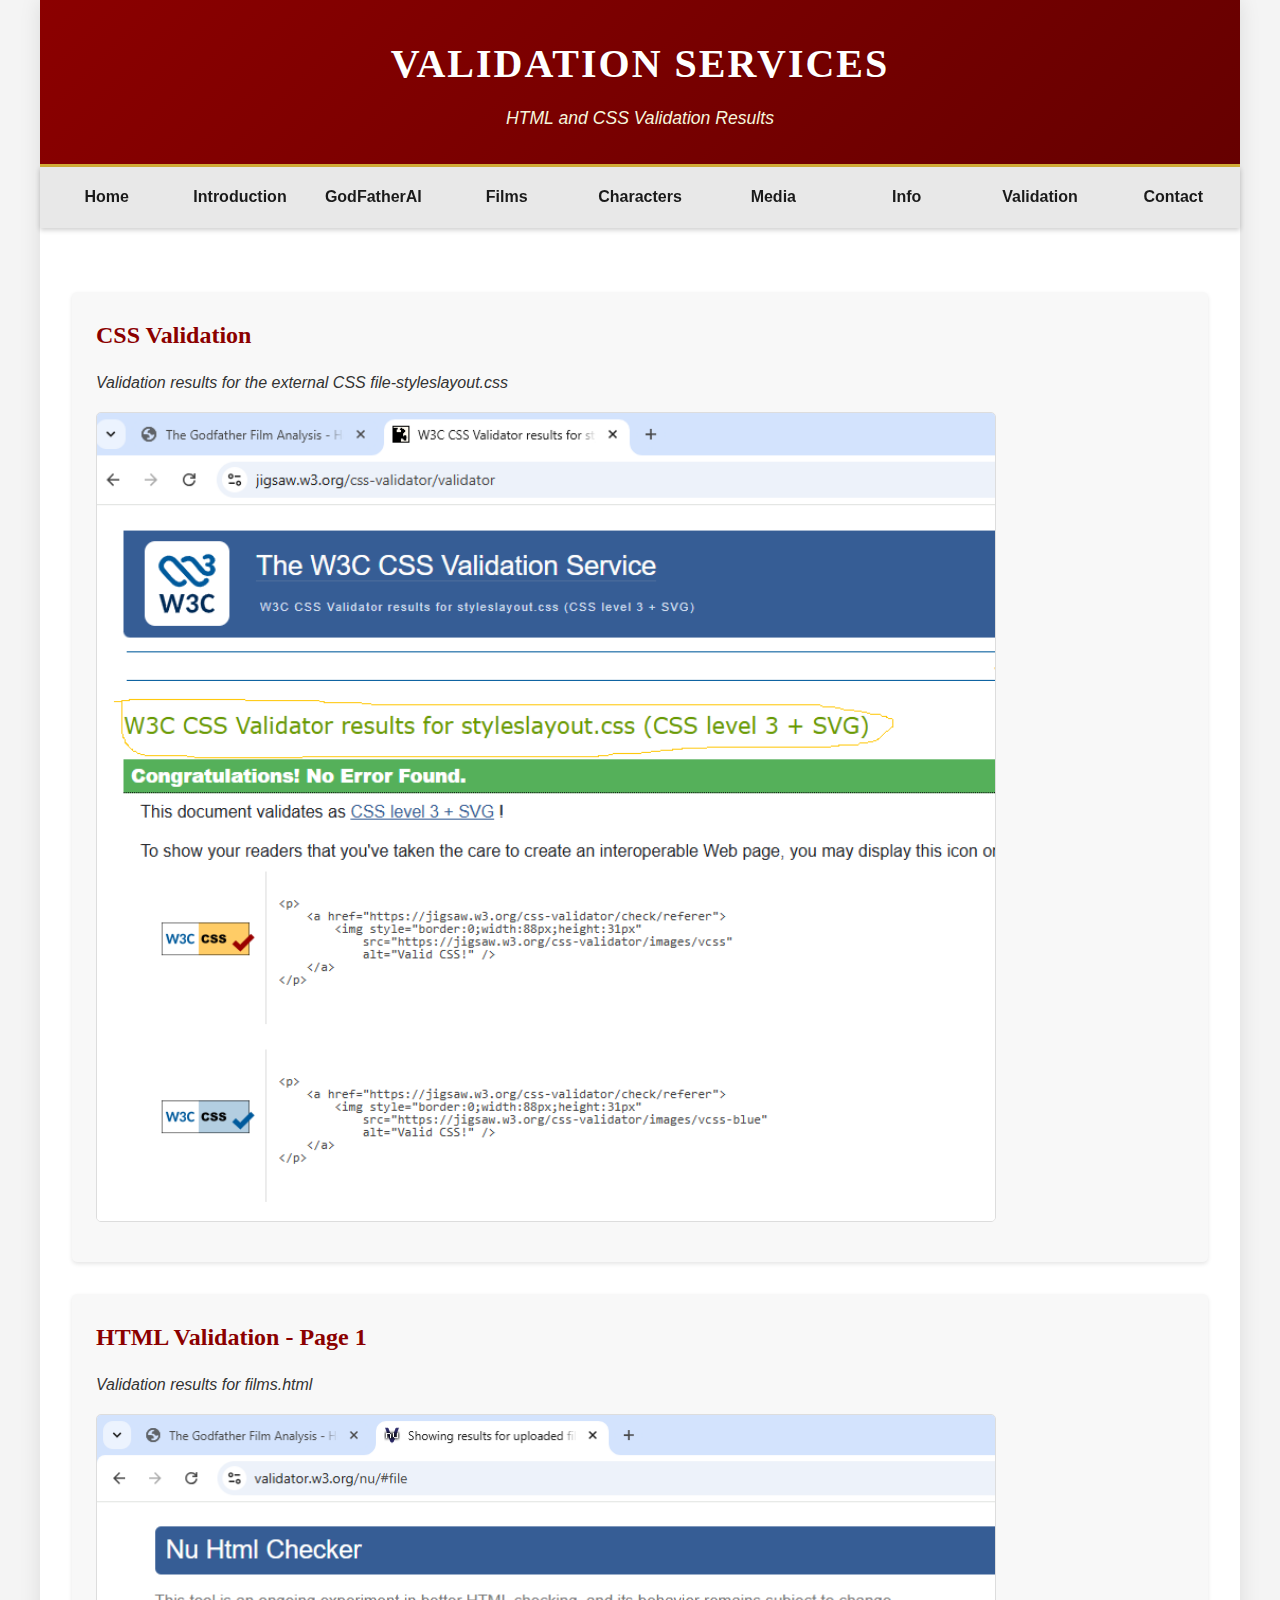
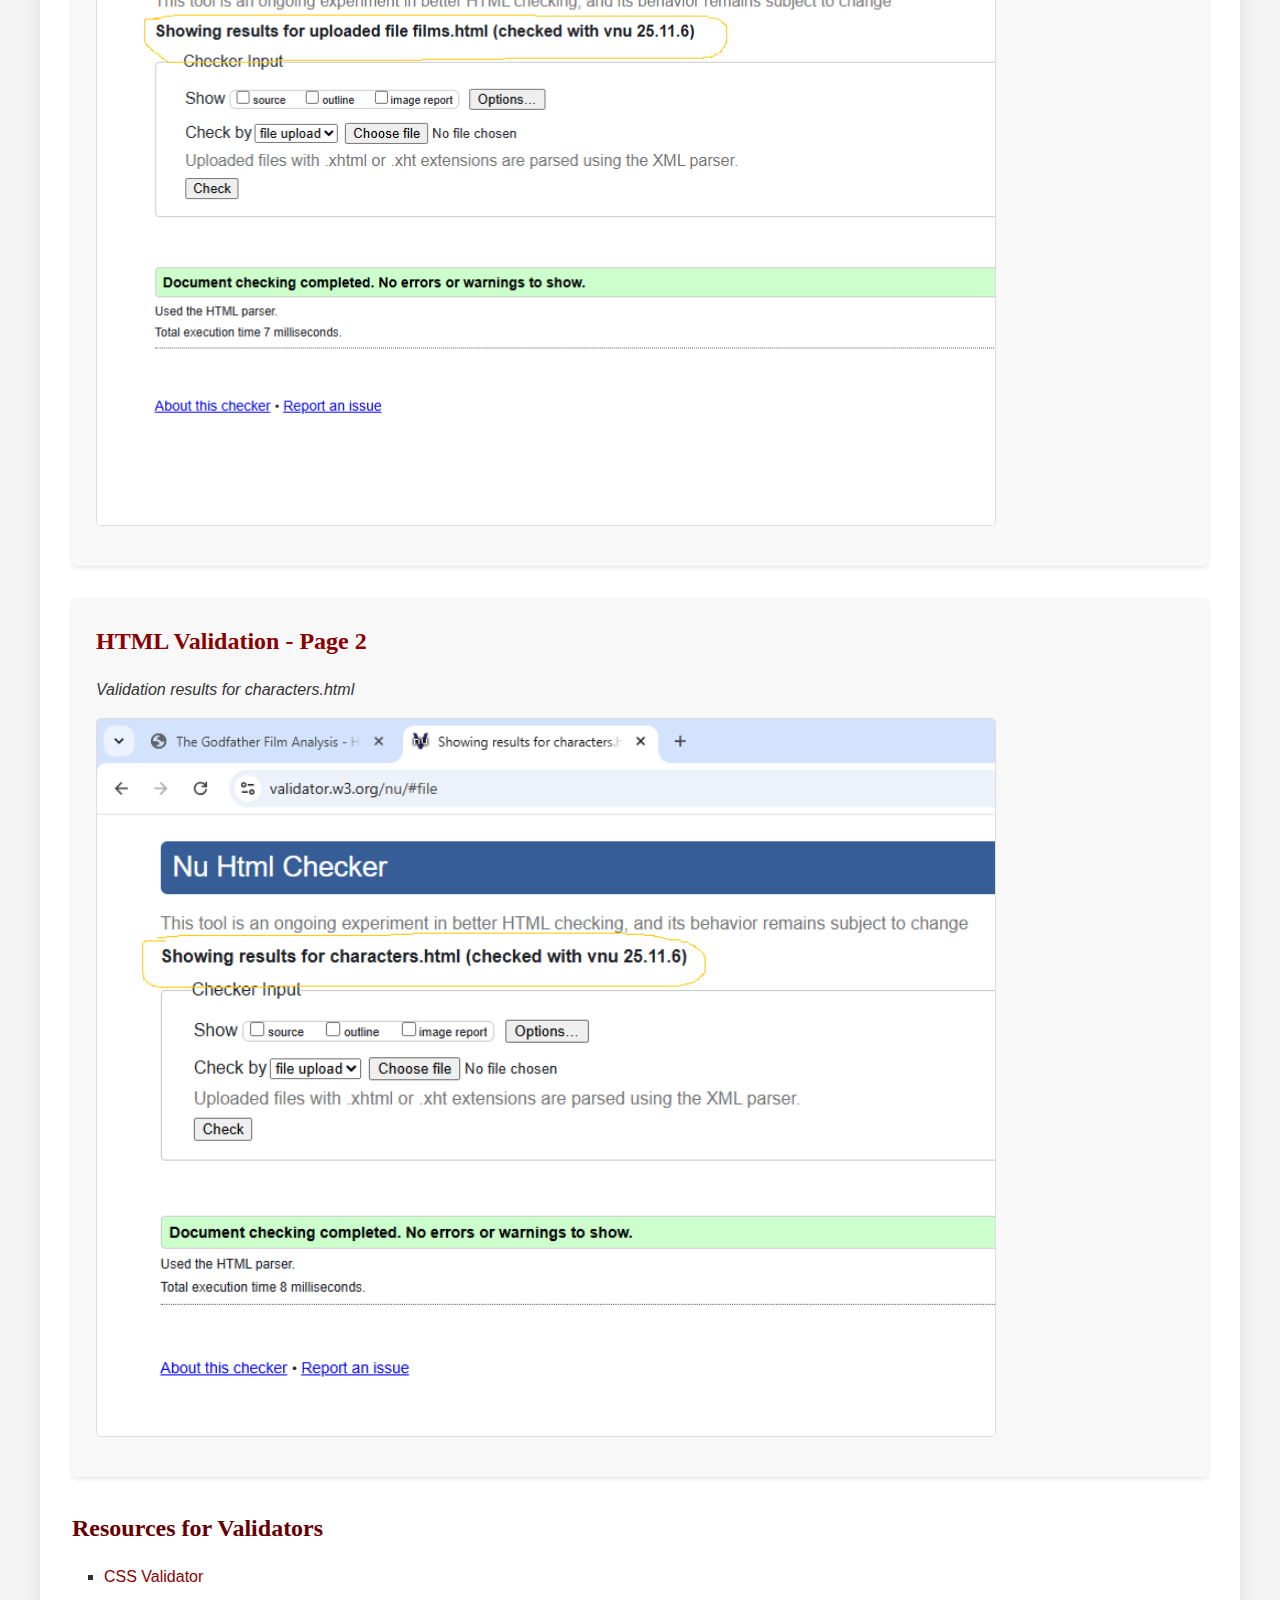
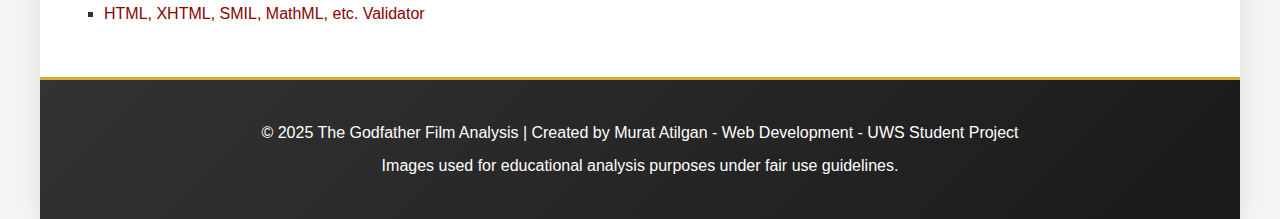
<file: validation.html>
<!DOCTYPE html>
<html lang="en">
<head>
    <meta charset="UTF-8">
    <meta name="viewport" content="width=device-width, initial-scale=1.0">
    <title>Validation - The Godfather Film Analysis</title>
    <link rel="stylesheet" type="text/css" href="stylesmain.css">
    <link rel="stylesheet" type="text/css" href="styleslayout.css">
    <style>
        .validation-container {
            margin: 2rem 0;
        }
        
        .validation-item {
            margin-bottom: 2rem;
            background-color: #f8f8f8;
            padding: 1.5rem;
            border-radius: 5px;
            box-shadow: 0 2px 4px rgba(0,0,0,0.1);
        }
        
        .validation-item h3 {
            margin-top: 0;
            color: #8B0000;
        }
        
        .validation-screenshot {
            width: 100%;
            max-width: 900px;
            height: auto;
            border: 1px solid #ddd;
            border-radius: 5px;
            margin: 1rem 0;
            display: block;
        }
        
        .validation-description {
            margin-bottom: 1rem;
            font-style: italic;
        }
    </style>
</head>
<body>
    <div id="container">
        <header>
            <h1>Validation Services</h1>
            <p>HTML and CSS Validation Results</p>
        </header>
        
        <nav>
            <ul>
                <li><a href="index.html">Home</a></li>
                <li><a href="introduction.html">Introduction</a></li>
                <li><a href="godfather_ai.html">GodFatherAI</a></li>
                <li><a href="films.html">Films</a></li>
                <li><a href="characters.html">Characters</a></li>
                <li><a href="media.html">Media</a></li>
                <li><a href="info.html">Info</a></li>
                <li><a href="validation.html">Validation</a></li>
                <li><a href="contact.html">Contact</a></li>
            </ul>
        </nav>
        
        <main>
            <div class="validation-container">
                <div class="validation-item">
                    <h3>CSS Validation</h3>
                    <p class="validation-description">Validation results for the external CSS file-styleslayout.css</p>
                    <img src="val_css.png" alt="CSS Validation Results" class="validation-screenshot">
                </div>
                
                <div class="validation-item">
                    <h3>HTML Validation - Page 1</h3>
                    <p class="validation-description">Validation results for films.html</p>
                    <img src="val_html1.png" alt="HTML Validation Results - Page 1" class="validation-screenshot">
                </div>
                
                <div class="validation-item">
                    <h3>HTML Validation - Page 2</h3>
                    <p class="validation-description">Validation results for characters.html</p>
                    <img src="val_html2.png" alt="HTML Validation Results - Page 2" class="validation-screenshot">
                </div>
            </div>
            
            <section id="external-resources">
                <h3>Resources for Validators</h3>
                <ul>
                    <li><a href="https://jigsaw.w3.org/css-validator/" target="_blank">CSS Validator</a></li>
                    <li><a href="https://validator.w3.org/" target="_blank">HTML, XHTML, SMIL, MathML, etc. Validator</a></li>
                </ul>
            </section>
        </main>
        
        <footer>
            <p>&copy; 2025 The Godfather Film Analysis | Created by Murat Atilgan - Web Development - UWS Student Project</p>
            <p>Images used for educational analysis purposes under fair use guidelines.</p>
        </footer>
    </div>
</body>
</html>
</file>
<file: stylesmain.css>
/* External Css Main */


* {
    margin: 0;
    padding: 0;
    box-sizing: border-box;
}

body {
    font-family: 'Segoe UI', Tahoma, Geneva, Verdana, sans-serif;
    line-height: 1.6;
    color: #333333;
    background-color: #f4f4f4;
}

/* Typography  */
h1, h2, h3, h4, h5, h6 {
    font-family: Georgia, 'Times New Roman', Times, serif;
    margin-bottom: 1rem;
    color: #8B0000; 
    font-weight: bold;
}

h1 {
    font-size: 2.5rem;
    font-weight: bold;
    text-shadow: 1px 1px 2px rgba(0,0,0,0.1);
}

h2 {
    font-size: 2rem;
    border-bottom: 3px solid #D4AF37; 
    padding-bottom: 0.5rem;
    margin-top: 1.5rem;
    text-align: center;
}

h3 {
    font-size: 1.5rem;
    color: #660000; 
    margin-top: 1rem;
}

h4 {
    font-size: 1.25rem;
    color: #333333;
}
h5 {
    font-size: 1rem;
    color: #333333;
    text-align: center;
}
h6 {
    font-size: 1rem;
    color: #8B0000;
    text-align: center;
}
p {
    margin-bottom: 1rem;
    text-align: justify;
}



strong {
    color: #8B0000;
    font-weight: bold;
}

/* Emphasis */
em {
    font-style: italic;
    color: #666;
}

/* Links */
a {
    color: #8B0000;
    text-decoration: none;
    transition: all 0.3s ease;
}

a:hover {
    color: #D4AF37;
    text-decoration: underline;
}

a:visited {
    color: #660000;
}

a:focus {
    outline: 2px solid #D4AF37;
    outline-offset: 2px;
}


ul, ol {
    margin-bottom: 1rem;
    padding-left: 2rem;
}

li {
    margin-bottom: 0.5rem;
    line-height: 1.8;
}

/* Unordered lists with custom bullets */
ul {
    list-style-type: square;
}

/* Definition lists */
dl {
    margin-bottom: 1rem;
}

dt {
    font-weight: bold;
    color: #8B0000;
    margin-top: 0.5rem;
}

dd {
    margin-left: 2rem;
    margin-bottom: 0.5rem;
}


table {
    width: 100%;
    border-collapse: collapse;
    margin: 1.5rem 0;
    background-color: white;
    box-shadow: 0 2px 4px rgba(0,0,0,0.1);
}

table caption {
    font-size: 1.25rem;
    font-weight: bold;
    color: #8B0000;
    margin-bottom: 0.75rem;
    text-align: left;
}

th {
    background-color: #8B0000;
    color: white;
    padding: 1rem;
    text-align: left;
    font-weight: bold;
}

td {
    padding: 0.75rem 1rem;
    border-bottom: 1px solid #e0e0e0;
}

tr:nth-child(even) {
    background-color: #f8f8f8;
}

tr:hover {
    background-color: #F5F5DC;
}

/* Buttons */
.btn {
    display: inline-block;
    background-color: #8B0000;
    color: white;
    padding: 0.75rem 1.5rem;
    border-radius: 3px;
    text-decoration: none;
    transition: all 0.3s ease;
    border: none;
    cursor: pointer;
    font-size: 1rem;
    font-weight: bold;
}

.btn:hover {
    background-color: #D4AF37;
    color: #333;
    text-decoration: none;
    transform: translateY(-2px);
    box-shadow: 0 4px 8px rgba(0,0,0,0.2);
}

.btn:active {
    transform: translateY(0);
}

/* Images */
img {
    max-width: 100%;
    height: auto;
    display: block;
}

/* Horizontal Rule */
hr {
    border: none;
    border-top: 2px solid #D4AF37;
    margin: 2rem 0;
}

/* Blockquote */
blockquote {
    margin: 1.5rem 0;
    padding: 1rem 1.5rem;
    border-left: 4px solid #8B0000;
    background-color: #f8f8f8;
    font-style: italic;
    color: #666;
}

/* Code blocks */
code {
    background-color: #f4f4f4;
    padding: 0.2rem 0.4rem;
    border-radius: 3px;
    font-family: 'Courier New', monospace;
    font-size: 0.9rem;
}

pre {
    background-color: #f4f4f4;
    padding: 1rem;
    border-radius: 5px;
    overflow-x: auto;
    margin-bottom: 1rem;
}


.text-center {
    text-align: center;
}

.text-left {
    text-align: left;
}

.text-right {
    text-align: right;
}

.hidden {
    display: none;
}

.visible {
    display: block;
}

.clearfix::after {
    content: "";
    clear: both;
    display: table;
}

.margin-top-1 {
    margin-top: 1rem;
}

.margin-top-2 {
    margin-top: 2rem;
}

.margin-bottom-1 {
    margin-bottom: 1rem;
}

.margin-bottom-2 {
    margin-bottom: 2rem;
}


.color-swatch {
    display: inline-block;
    width: 20px;
    height: 20px;
    margin-right: 10px;
    border: 1px solid #ccc;
    vertical-align: middle;
    border-radius: 2px;
}


.design-section {
    margin-bottom: 2rem;
    padding: 1.5rem;
    background-color: #f8f8f8;
    border-left: 4px solid #8B0000;
    border-radius: 0 5px 5px 0;
}

.design-section h2 {
    margin-top: 0;
}

/* Article Styling */
article {
    background-color: white;
    padding: 2rem;
    margin-bottom: 2rem;
    border-radius: 5px;
    box-shadow: 0 2px 4px rgba(0,0,0,0.1);
}

/* Selection styling */
::selection {
    background-color: #D4AF37;
    color: white;
}

::selection {    /* ::-moz-selection removed */
    background-color: #D4AF37;
    color: white;
}
</file>
<file: styleslayout.css>
/* External Css Main*/

/* Container and Layout */
#container {
    width: 100%;
    max-width: 1200px;
    margin: 0 auto;
    background-color: white;
    box-shadow: 0 0 20px rgba(0,0,0,0.1);
    min-height: 100vh;
    display: flex;
    flex-direction: column;
}

/* Header */
header {
    background: linear-gradient(135deg, #8B0000 0%, #660000 100%);
    color: white;
    padding: 2rem;
    text-align: center;
    border-bottom: 3px solid #D4AF37;
}

header h1 {
    color: white;
    margin-bottom: 0.5rem;
    font-size: 2.5rem;
    text-transform: uppercase;
    letter-spacing: 2px;
}

header p {
    color: #F5F5DC;
    font-style: italic;
    margin-bottom: 0;
    font-size: 1.1rem;
    text-align:center !important;
}

/* Navigation */
nav {
    background-color: #e8e8e8;
    position: sticky;
    top: 0;
    z-index: 1000;
    box-shadow: 0 2px 5px rgba(0,0,0,0.2);
}

nav ul {
    list-style-type: none;
    padding: 0;
    margin: 0;
    display: flex;
    flex-wrap: wrap;
    justify-content: center;
}

nav li {
    margin: 0;
    flex: 1;
    min-width: 120px;
}

nav a {
    display: block;
    color: #1a1a1a; 
    text-align: center;
    padding: 1rem;
    text-decoration: none;
    transition: all 0.3s ease;
    font-weight: 600;
}

nav a:hover {
    background-color: #8B0000; 
    color: white;
    text-decoration: none;
}

nav a:focus {
    background-color: #D4AF37;
    color: #333;
    outline: 2px solid white;
    outline-offset: -2px;
}

/* Godfather AI Chat Section */
#godfather-ai {
  display: none;
  background: #0d0d0d;
  padding: 60px 0;
  border-top: 3px solid #800000;
  border-bottom: 3px solid #800000;
  animation: fadeIn 0.8s ease-in-out forwards;
}

.ai-frame iframe {
  width: 100%;
  height: 650px;
  border: 2px solid #800000;
  border-radius: 10px;
  box-shadow: 0 0 25px rgba(0,0,0,0.6);
}

.ai-container {
  max-width: 1000px;
  margin: auto;
  background-color: #1a1a1a;
  padding: 20px;
  border-radius: 10px;
  box-shadow: 0 0 25px rgba(0,0,0,0.6);
}

#godfather-ai h2 {
  color: #ffffff;
  text-align: center;
  font-family: 'Georgia', serif;
  letter-spacing: 1px;
  font-size: 2rem;
  margin-bottom: 15px;
  text-transform: uppercase;
  text-shadow: 1px 1px 4px rgba(0,0,0,0.7);
}

#godfather-ai p {
  color: #cccccc;
  text-align: center;
  font-style: italic;
  margin-bottom: 25px;
}



.godfather-btn {
  background-color: white;
  color: green;
  padding: 14px 28px;
  text-decoration: none;
  font-weight: bold;
  border-radius: 8px;
  font-family: 'Georgia', serif;
  letter-spacing: 0.5px;
  transition: background 0.3s ease, transform 0.2s ease;
}



/* Center button wrapper */
.btn-center {
  text-align: center;
  margin: 40px 0;
}


main {
    flex: 1;
    padding: 2rem;
}

/* Sections */
section {
    margin-bottom: 2.5rem;
}

section:last-child {
    margin-bottom: 0;
}

/* Article Containers */
article {
    background-color: white;
}


.hero {
    background: linear-gradient(rgba(0,0,0,0.7), rgba(0,0,0,0.7)), url('godfather_hero.jpg');
    background-size: cover;
    background-position: center;
    background-attachment: fixed;
    height: 400px;
    display: flex;
    align-items: center;
    justify-content: center;
    color: white;
    text-align: center;
    margin: -2rem -2rem 2rem -2rem;
    border-bottom: 3px solid #D4AF37;
}

.hero-content {
    max-width: 800px;
    padding: 2rem;
    animation: fadeIn 1s ease-in;
}

.hero h2 {
    color: white;
    border-bottom: none;
    font-size: 2.5rem;
    margin-bottom: 1rem;
    text-shadow: 2px 2px 4px rgba(0,0,0,0.8);
}

.hero p {
    font-size: 1.2rem;
    color: #F5F5DC;
}

/* Featured Content Grid */
.featured-content {
    display: grid;
    grid-template-columns: repeat(auto-fit, minmax(300px, 1fr));
    gap: 2rem;
    margin: 2rem 0;
}

/* Content Cards */
.content-card {
    background-color: white;
    border-radius: 8px;
    overflow: hidden;
    box-shadow: 0 4px 8px rgba(0,0,0,0.1);
    transition: all 0.3s ease;
}

.content-card:hover {
    transform: translateY(-8px);
    box-shadow: 0 8px 16px rgba(0,0,0,0.2);
}

.card-image {
    height: 200px;
    background-color: #ddd;
    background-size: cover;
    background-position: center;
}

.card-content {
    padding: 1.5rem;
}

.card-content h3 {
    margin-top: 0;
    color: #8B0000;
}

.card-content p {
    color: #666;
    margin-bottom: 1rem;
}

/* Detail Page Layout (Two-column) */
.detail-container {
    display: grid;
    grid-template-columns: 2fr 1fr;
    gap: 2rem;
    margin: 2rem 0;
}

/* Sidebar */
.sidebar {
    background-color: #f8f8f8;
    padding: 1.5rem;
    border-radius: 8px;
    border: 1px solid #e0e0e0;
}

.sidebar h3 {
    color: #8B0000;
    border-bottom: 2px solid #D4AF37;
    padding-bottom: 0.5rem;
    margin-bottom: 1rem;
}

/* Film Poster */
.film-poster {
    width: 100%;
    height: 500px;
    background-color: #ddd;
    background-size: cover;
    background-position: center;
    border-radius: 8px;
    margin-bottom: 1.5rem;
    box-shadow: 0 4px 8px rgba(0,0,0,0.2);
}

/* Detail Items */
.detail-item {
    margin-bottom: 1.5rem;
    padding-bottom: 1.5rem;
    border-bottom: 1px solid #e0e0e0;
}

.detail-item:last-child {
    border-bottom: none;
    margin-bottom: 0;
    padding-bottom: 0;
}

.detail-item ul {
    list-style-type: none;
    padding-left: 0;
}

.detail-item li {
    padding: 0.3rem 0;
}

/* Footer */
footer {
    background: linear-gradient(135deg, #333333 0%, #1a1a1a 100%);
    color: white;
    text-align: center;
    padding: 2rem;
    margin-top: auto;
    border-top: 3px solid #D4AF37;
}

footer p {
    margin: 0.5rem 0;
    text-align: center;
}

footer a {
    color: #D4AF37;
}

footer a:hover {
    color: white;
}

footer ul {
    list-style-type: none;
    padding: 0;
}

footer li {
    margin-bottom: 0.5rem;
}

/* Footer Content Grid */
.footer-content {
    display: grid;
    grid-template-columns: repeat(auto-fit, minmax(200px, 1fr));
    gap: 2rem;
    margin-bottom: 1.5rem;
    text-align: left;
}

.footer-content h3 {
    color: #D4AF37;
    font-size: 1.1rem;
    margin-bottom: 0.75rem;
}

.footer-content ul {
    margin: 0;
}

/* Animations */
@keyframes fadeIn {
    from {
        opacity: 0;
        transform: translateY(20px);
    }
    to {
        opacity: 1;
        transform: translateY(0);
    }
}

/* Responsive Design */
@media (max-width: 768px) {
    #container {
        width: 100%;
        box-shadow: none;
    }
    
    nav ul {
        flex-direction: column;
    }
    
    nav li {
        flex: none;
        border-bottom: 1px solid #555;
    }
    
    header {
        padding: 1.5rem;
    }
    
    header h1 {
        font-size: 2rem;
    }
    
    main {
        padding: 1rem;
    }
    
    h1 {
        font-size: 2rem;
    }
    
    h2 {
        font-size: 1.5rem;
    }
    
    .hero {
        height: 300px;
        margin: -1rem -1rem 1rem -1rem;
        background-attachment: scroll;
    }
    
    .hero h2 {
        font-size: 1.8rem;
    }
    
    .featured-content {
        grid-template-columns: 1fr;
        gap: 1.5rem;
    }
    
    .detail-container {
        grid-template-columns: 1fr;
    }
    
    .footer-content {
        grid-template-columns: 1fr;
        gap: 1.5rem;
    }
}

@media (max-width: 480px) {
    header {
        padding: 1rem;
    }
    
    header h1 {
        font-size: 1.5rem;
        letter-spacing: 1px;
    }
    
    header p {
        font-size: 0.9rem;
    }
    
    main {
        padding: 0.75rem;
    }
    
    nav a {
        padding: 0.75rem;
    }
    
    .hero {
        height: 250px;
    }
    
    .hero h2 {
        font-size: 1.4rem;
    }
    
    .design-section {
        padding: 1rem;
    }
    
    .film-poster {
        height: 400px;
    }
}

/* Print Styles */
@media print {
    header, nav, footer {
        display: none;
    }
    
    #container {
        box-shadow: none;
        max-width: 100%;
    }
    
    a {
        text-decoration: underline;
    }
    
    .content-card {
        page-break-inside: avoid;
    }
}
</file>
